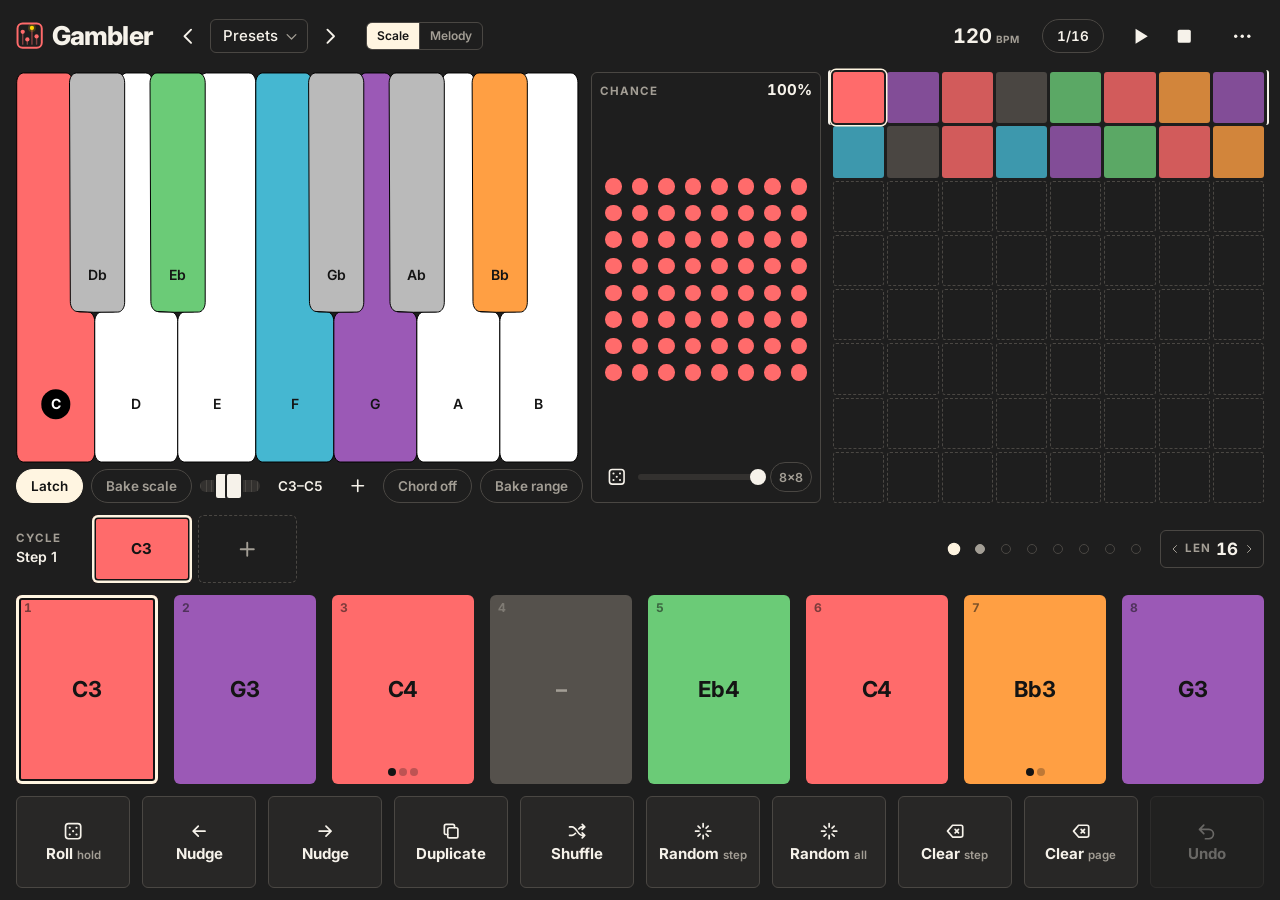
<file: web/index.html>
<!doctype html>
<html lang="en">
<head>
<meta charset="utf-8">
<meta name="viewport" content="width=device-width, initial-scale=1, viewport-fit=cover, user-scalable=no">
<title>Gambler</title>
<link rel="stylesheet" href="css/style.css">
</head>
<body>
<!--APP-->
<div id="app" class="app">

  <header class="bar">
    <div class="logo"><span data-icon="mark"></span>Gambler</div>

    <div class="preset">
      <button id="preset-prev" class="icon-btn" data-icon="chevL" data-learn="preset-prev" aria-label="Previous preset"></button>
      <button id="preset-name" class="preset-name" aria-haspopup="true"><span id="preset-label">Presets</span><span data-icon="chevDown"></span></button>
      <button id="preset-next" class="icon-btn" data-icon="chevR" data-learn="preset-next" aria-label="Next preset"></button>
    </div>

    <div id="view-seg" class="seg view-seg" role="group" aria-label="Upper view"><button data-v="scale">Scale</button><button data-v="melody">Melody</button></div>

    <div class="bar-spacer"></div>

    <button id="tempo" class="tempo" aria-label="Tempo. Drag up or down to change"><b id="tempo-val">120</b><small>BPM</small></button>
    <button id="subdiv" class="chip" data-learn="subdivision" aria-label="Step size">1/16</button>

    <div class="transport">
      <button id="play" class="icon-btn play" data-learn="play" aria-label="Play or pause"><span class="when-stopped" data-icon="play"></span><span class="when-playing" data-icon="pause"></span></button>
      <button id="stop" class="icon-btn" data-icon="stop" data-learn="stop" aria-label="Stop"></button>
    </div>

    <button id="menu-btn" class="icon-btn" data-icon="more" aria-label="More" aria-haspopup="true"></button>
  </header>

  <section class="upper">
    <div id="roll" class="roll-panel"><canvas id="roll-canvas" aria-label="Melody. Drag a note to change it, drag across steps to draw, drag the note names to scroll"></canvas></div>
    <div class="scale-panel">
      <div class="keys-wrap">
        <svg id="keys" class="keys" preserveAspectRatio="none" role="group" aria-label="Scale keys"></svg>
        <div id="key-labels" class="key-labels"></div>
      </div>
      <div class="scale-tools">
        <button id="latch" class="chip" data-learn="latch" title="On: tap keys to toggle them. Off: a key is in the scale only while held.">Latch</button>
        <button id="bake-scale" class="chip" data-learn="bake-scale" title="Write the scale into the stored notes instead of applying it while playing.">Bake scale</button>
        <div id="range" class="range" data-learn="range" role="group" aria-label="Note ranges">
          <div id="range-track" class="range-track"></div>
        </div>
        <span id="range-label" class="range-label">C3&#8211;C5</span>
        <button id="range-remove" class="icon-btn small" data-icon="close" aria-label="Remove the selected note range" hidden></button>
        <button id="range-add" class="icon-btn small" data-icon="plus" aria-label="Add a note range"></button>
        <button id="follow" class="chip" data-learn="follow" title="Let a chord played on MIDI input set the range. Span: from its lowest to its highest note. Exact: only the notes you hold.">Chord off</button>
        <button id="bake-range" class="chip" data-learn="bake-range" title="Write the range into the stored notes instead of applying it while playing.">Bake range</button>
      </div>
    </div>

    <div class="prob-panel">
      <div class="panel-head"><span class="label">Chance</span><b id="prob-val">100%</b></div>
      <div class="prob-box"><div id="prob-grid" class="prob-grid" data-learn="probability" aria-label="Chance pattern. Drag to paint cells"></div></div>
      <div class="prob-tools">
        <button id="prob-dice" class="icon-btn small" data-icon="dice" aria-label="Scatter the pattern again"></button>
        <input id="prob-slider" class="slider" type="range" min="0" max="100" step="1" value="100" aria-label="Chance that a rolled step plays">
        <button id="prob-div" class="chip small" aria-label="Pattern size">8&#215;8</button>
      </div>
    </div>

    <div class="grid-panel">
      <div id="seq-grid" class="seq-grid" aria-label="Sequence overview. Tap a row to page, drag to set length"><div class="page-frame"></div></div>
    </div>
  </section>

  <section class="lane">
    <div class="lane-title"><span class="label">Cycle</span><span id="lane-step">Step 1</span></div>
    <div id="cycle" class="cycle"></div>
    <div class="lane-right">
      <div id="pages" class="pages" aria-label="Pages"></div>
      <div id="len" class="len" role="group" aria-label="Sequence length. Drag sideways, or tap either side">
        <span data-icon="chevL"></span><span class="label">Len</span><b id="len-val">16</b><span data-icon="chevR"></span>
      </div>
    </div>
  </section>

  <section id="pads" class="pads" aria-label="Steps"></section>
  <section id="actions" class="actions" aria-label="Sequence actions"></section>
</div>

<div id="learn-banner" class="learn-banner" hidden>
  <span data-icon="learn"></span>
  <span id="learn-text">Tap a control to map it</span>
  <button id="learn-clear" class="chip" hidden>Remove mapping</button>
  <button id="learn-done" class="chip solid">Done</button>
</div>

<div id="popover" class="popover" hidden></div>

<div id="sheet" class="sheet" hidden>
  <div class="sheet-card" role="dialog" aria-label="Settings">
    <div class="sheet-head"><h2>Settings</h2><button id="sheet-close" class="icon-btn" data-icon="close" aria-label="Close settings"></button></div>
    <div class="sheet-body">
      <fieldset>
        <legend>Clock</legend>
        <div class="row"><span>Source</span><div id="set-clock" class="seg" data-param="clockMode"><button data-v="0">Internal</button><button data-v="1">Host</button><button data-v="2">MIDI clock</button></div></div>
        <div class="row"><label for="set-bpm">Tempo</label><input id="set-bpm" type="number" min="20" max="999" step="1" inputmode="numeric"></div>
        <div class="row"><span>Step size</span><div id="set-subdiv" class="seg" data-param="subdivision"><button data-v="0">1/4</button><button data-v="1">1/8</button><button data-v="2">1/16</button><button data-v="3">1/32</button></div></div>
      </fieldset>
      <fieldset>
        <legend>MIDI</legend>
        <div class="row"><label for="set-channel">Output channel</label><select id="set-channel"></select></div>
        <div class="row"><label for="set-notelen">Note length <b id="set-notelen-val"></b></label><input id="set-notelen" class="slider" type="range" min="10" max="200" step="5"></div>
        <div class="row"><label for="set-preview">Play notes while editing</label><input id="set-preview" class="switch" type="checkbox"></div>
        <div class="row"><label for="set-follow">Follow the playhead</label><input id="set-follow" class="switch" type="checkbox"></div>
        <div class="row"><span>Chord on MIDI input sets the range</span><div id="set-range-follow" class="seg" data-param="rangeFollow"><button data-v="0">Off</button><button data-v="1">Span</button><button data-v="2">Exact</button></div></div>
      </fieldset>
      <fieldset>
        <legend>Note colours</legend>
        <div id="set-colours" class="colours"></div>
        <div class="row"><span></span><button id="set-colours-reset" class="chip">Reset colours</button></div>
      </fieldset>
    </div>
  </div>
</div>

<div id="toast" class="toast" role="status" hidden></div>
<!--/APP-->
<script src="js/icons.js"></script>
<script src="js/mock-engine.js"></script>
<script src="js/bridge.js"></script>
<script src="js/app.js"></script>
</body>
</html>
</file>
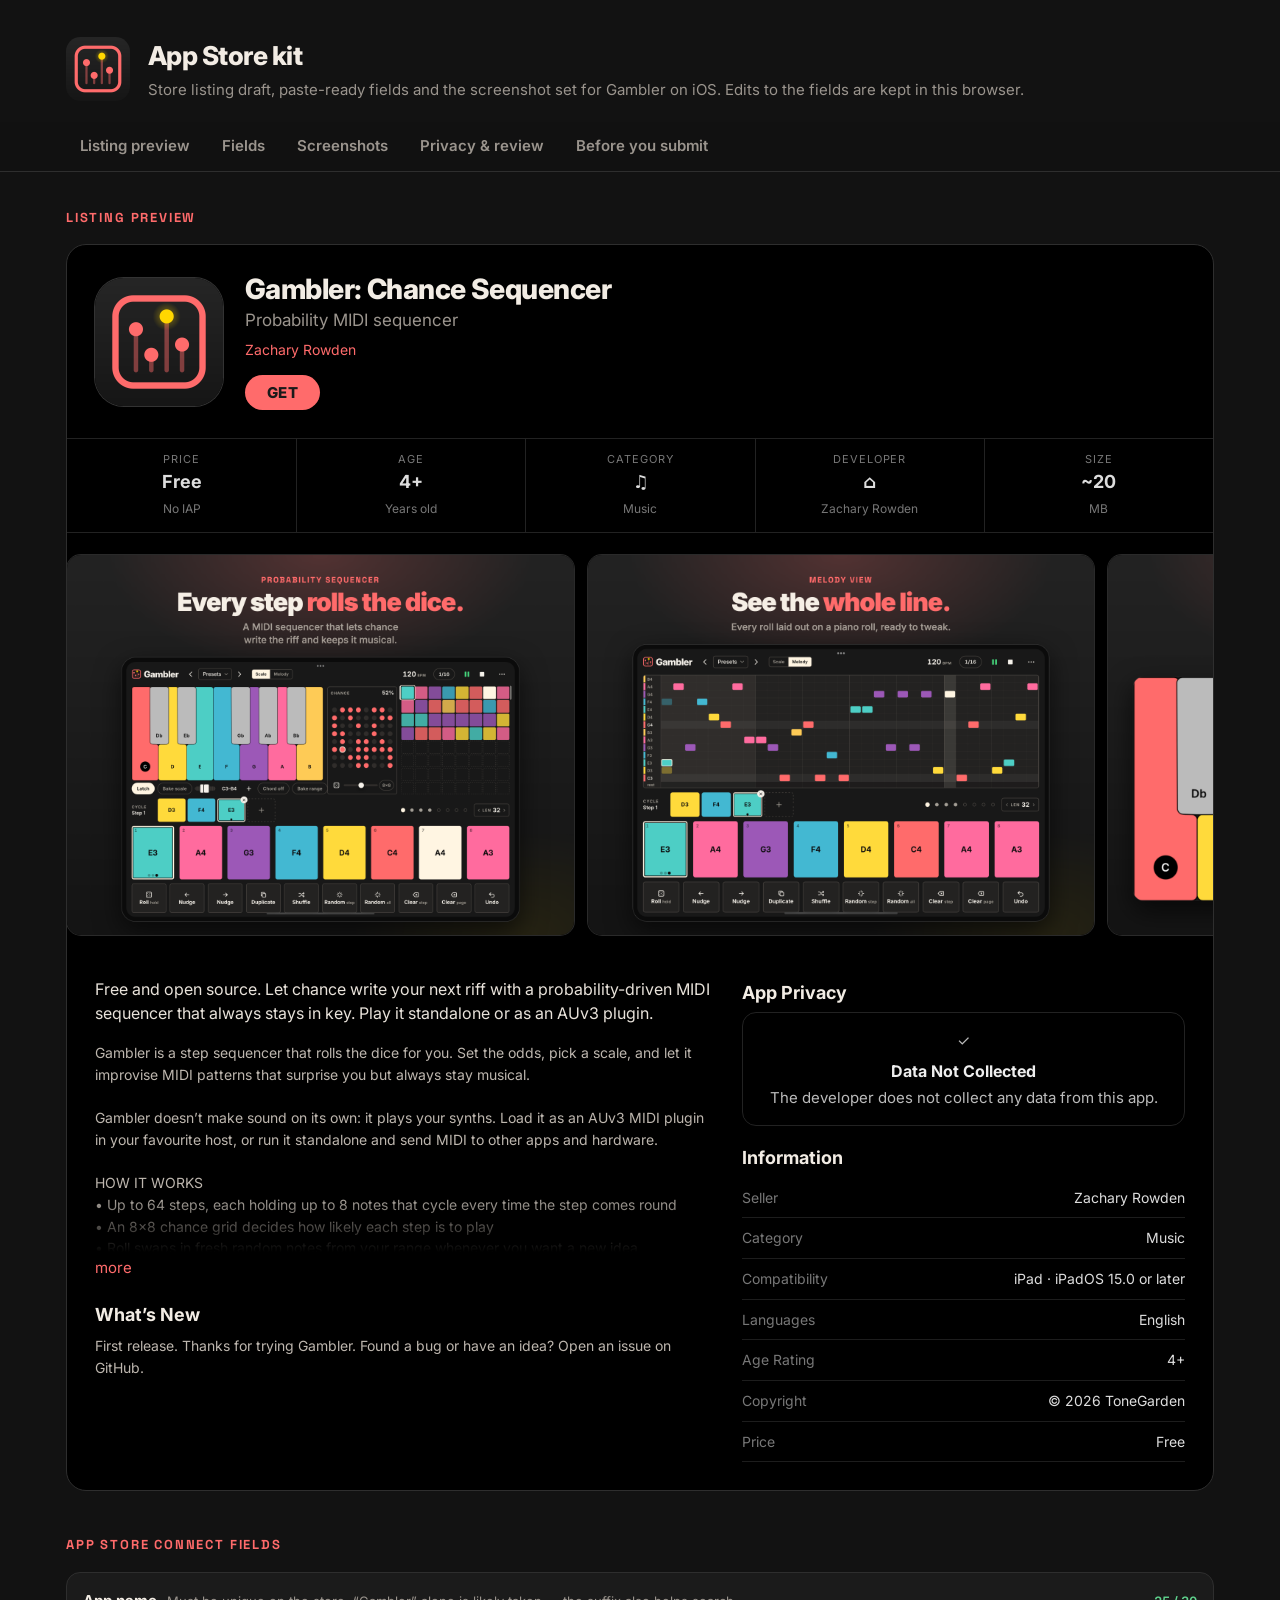
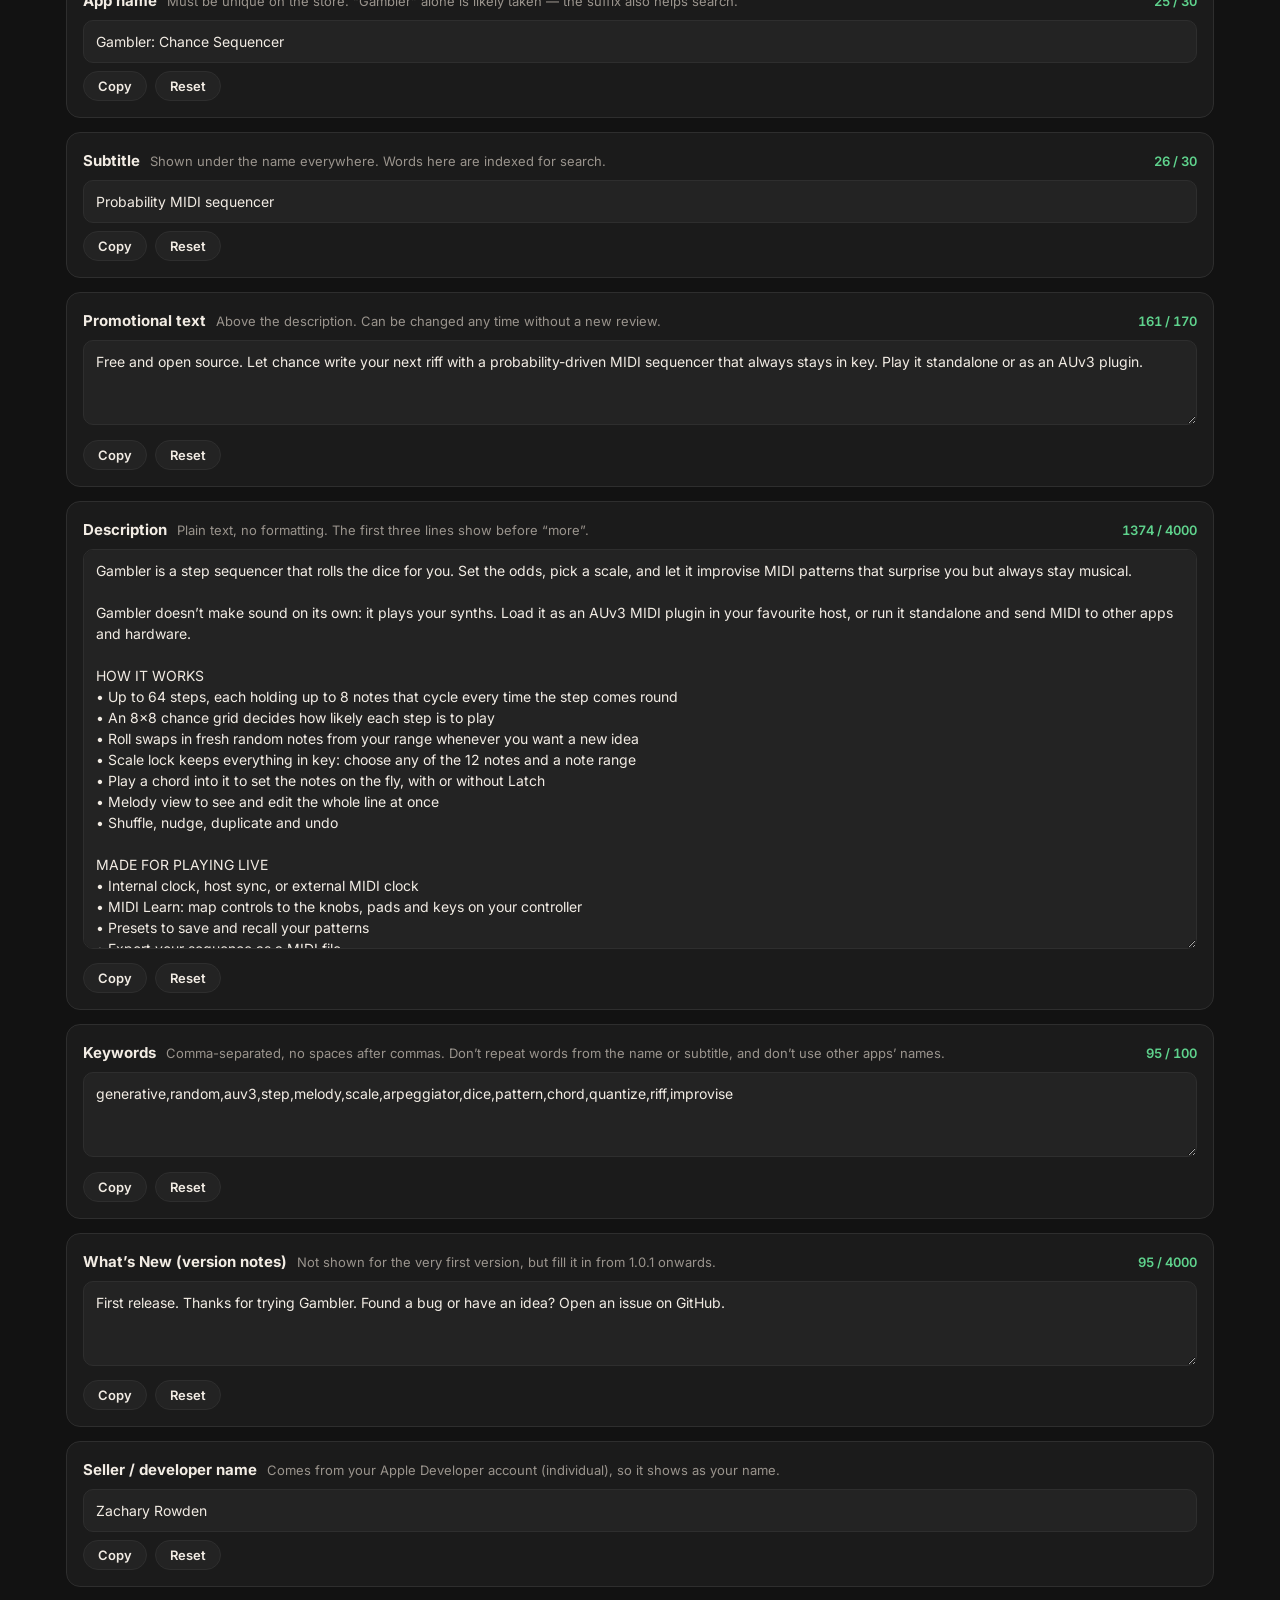
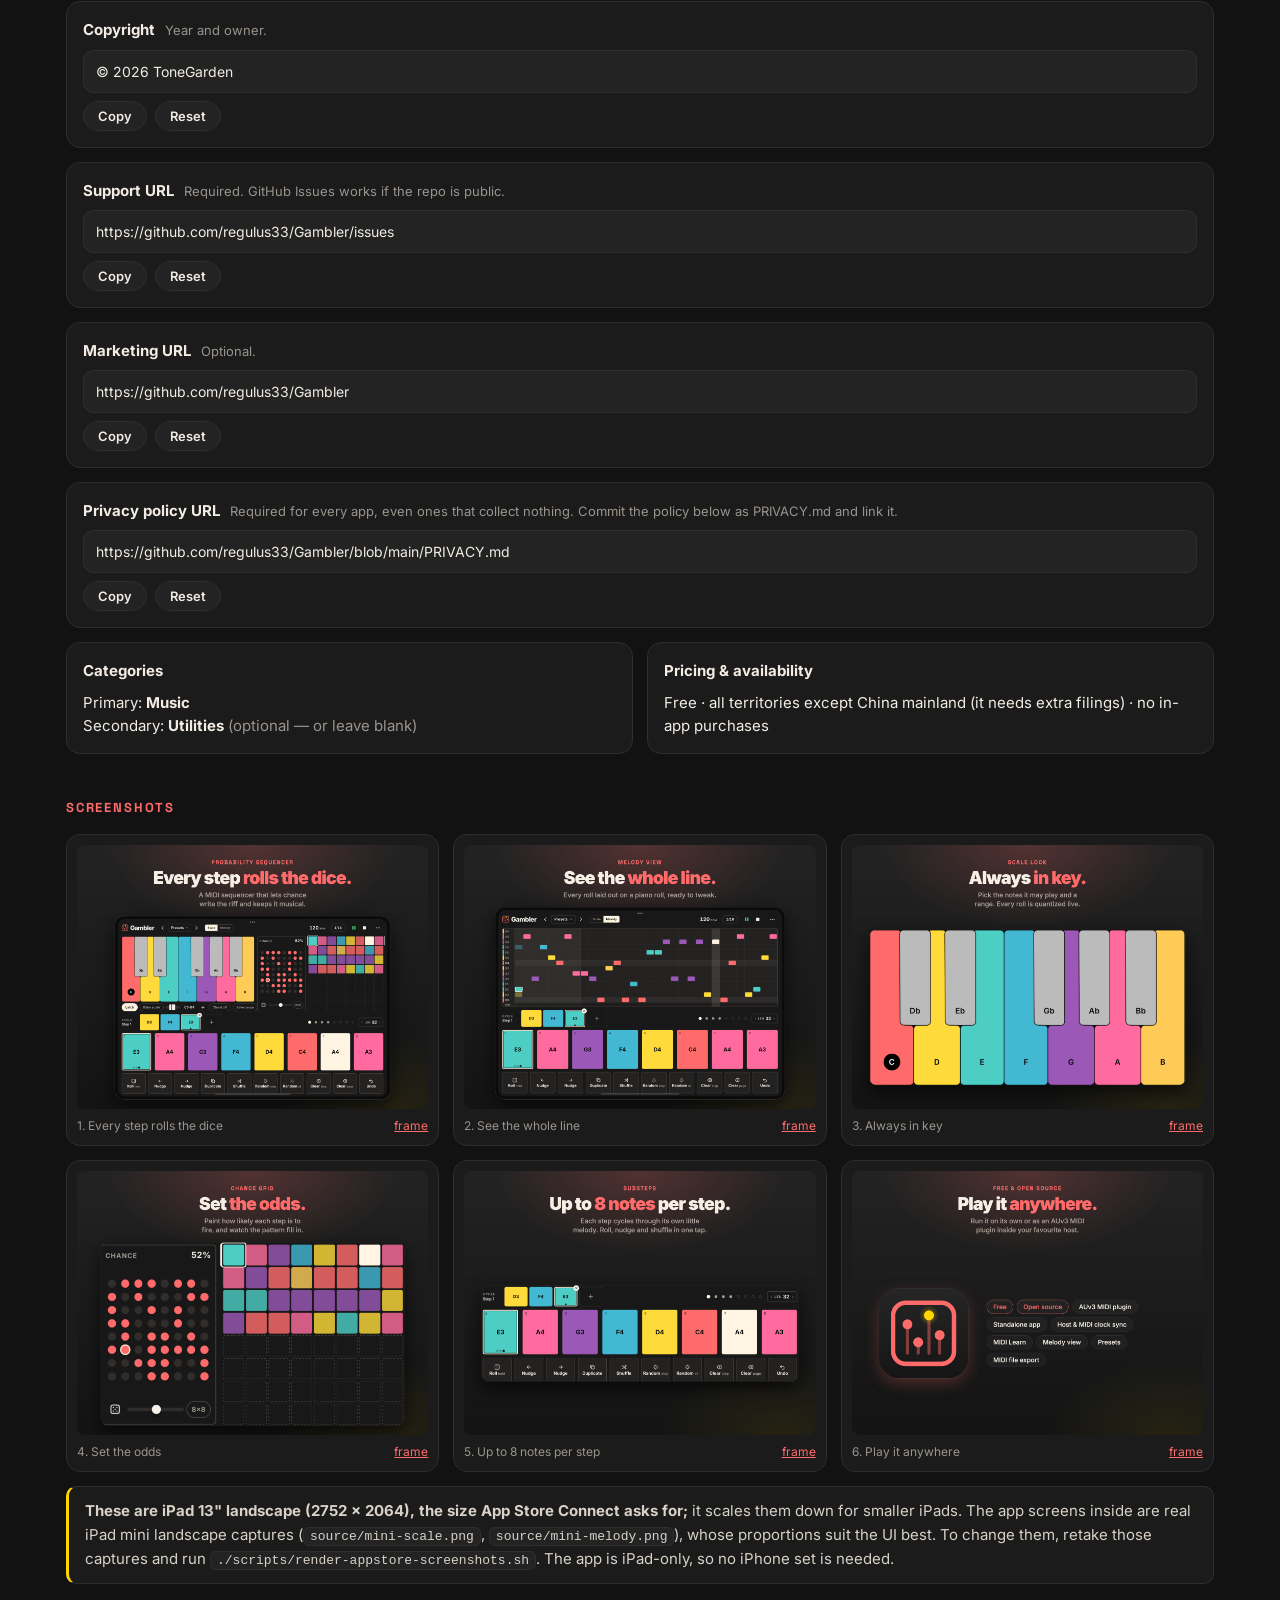
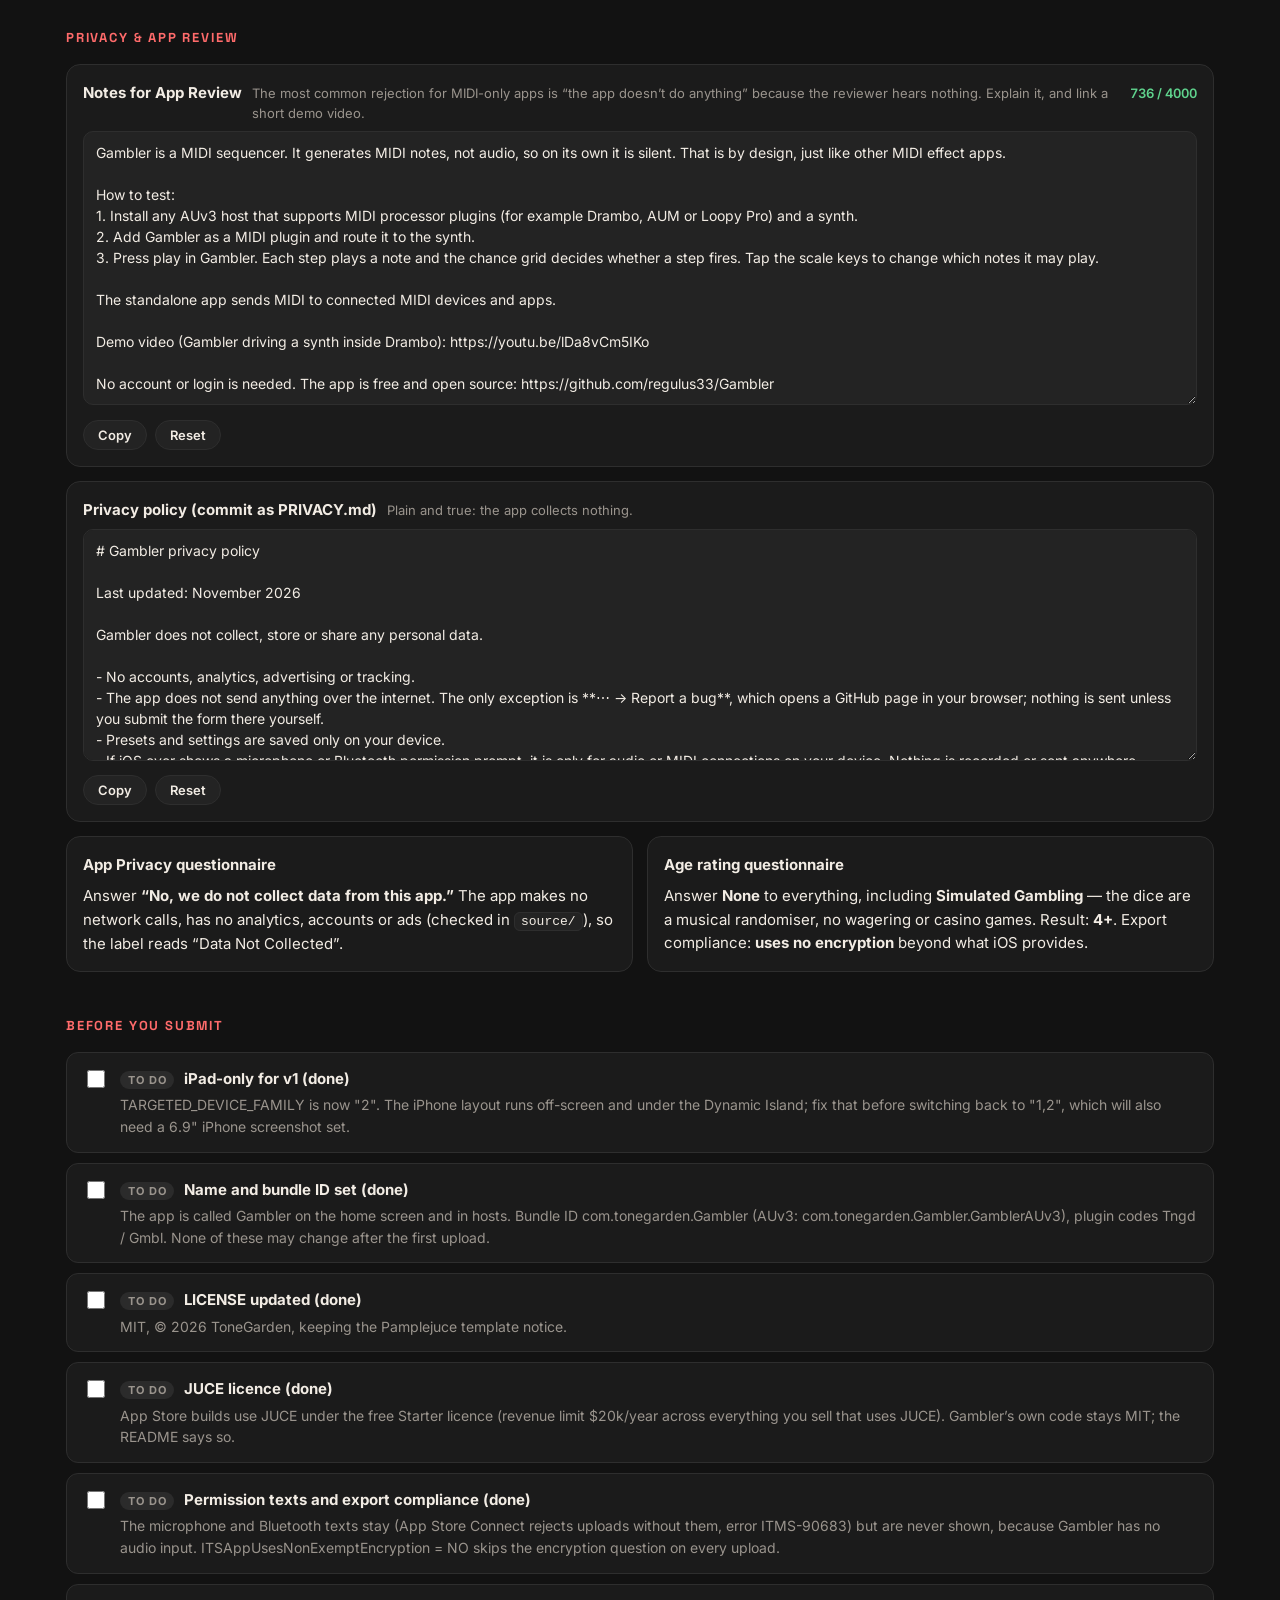
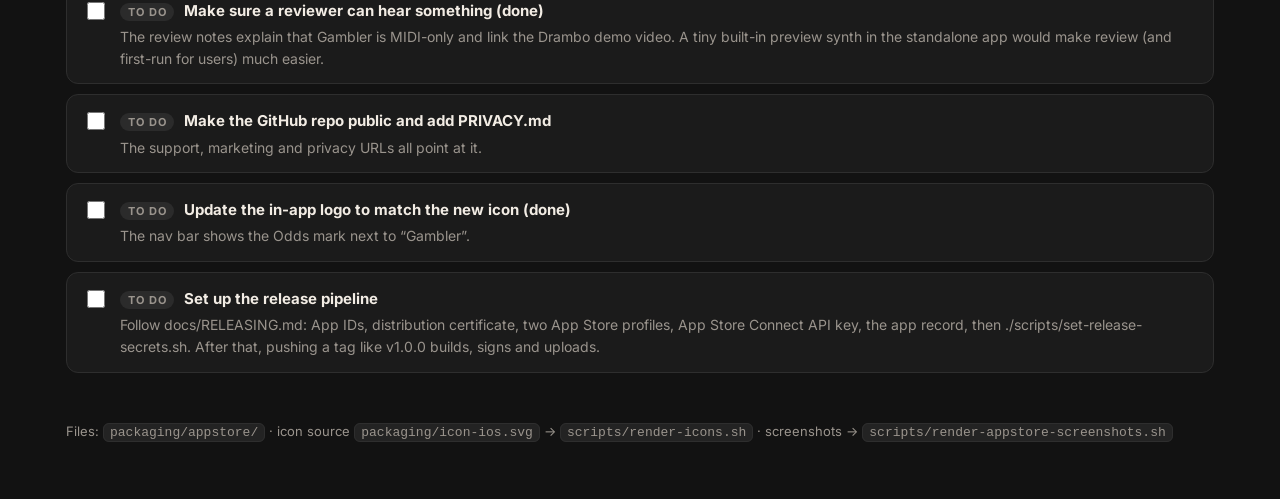
<file: packaging/appstore/index.html>
<!doctype html>
<html lang="en">
<head>
<meta charset="utf-8">
<meta name="viewport" content="width=device-width, initial-scale=1">
<title>Gambler App Store Kit</title>
<link href="https://fonts.googleapis.com/css2?family=Inter:wght@400;500;600;800;900&family=Space+Grotesk:wght@700&display=swap" rel="stylesheet">
<style>
  :root {
    --bg: #121212; --card: #1b1b1b; --raised: #232323; --line: #2e2e2e;
    --text: #f2ece4; --muted: #9a948d; --coral: #FF6B6B; --gold: #FFD700; --ok: #5fd38d; --warn: #ffb44d;
  }
  * { box-sizing: border-box; }
  body { margin: 0; background: var(--bg); color: var(--text); font: 15px/1.55 Inter, system-ui, sans-serif; }
  a { color: var(--coral); }
  .wrap { max-width: 1180px; margin: 0 auto; padding: 0 16px; }
  header.top { padding: 36px 0 20px; display: flex; gap: 18px; align-items: center; }
  header.top img { width: 64px; height: 64px; border-radius: 22.5%; }
  header.top h1 { margin: 0; font-size: 26px; font-weight: 800; letter-spacing: -0.02em; }
  header.top p { margin: 2px 0 0; color: var(--muted); }
  nav.tabs { position: sticky; top: 0; z-index: 5; background: color-mix(in srgb, var(--bg) 92%, transparent); backdrop-filter: blur(8px); border-bottom: 1px solid var(--line); }
  nav.tabs .wrap { display: flex; gap: 4px; overflow-x: auto; }
  nav.tabs a { color: var(--muted); text-decoration: none; padding: 12px 14px; font-weight: 600; white-space: nowrap; border-bottom: 2px solid transparent; }
  nav.tabs a:hover { color: var(--text); }
  section { padding: 36px 0 8px; }
  section > h2 { font-size: 13px; letter-spacing: .14em; text-transform: uppercase; color: var(--coral); font-family: 'Space Grotesk', sans-serif; margin: 0 0 16px; }

  /* ---------- store listing preview ---------- */
  .listing { background: #000; border-radius: 20px; border: 1px solid var(--line); overflow: hidden; }
  .lhead { display: flex; gap: 22px; padding: 28px; align-items: center; flex-wrap: wrap; }
  .lhead img { width: 128px; height: 128px; border-radius: 22.5%; box-shadow: 0 0 0 1px #333; }
  .lhead .t { flex: 1; min-width: 220px; }
  .lhead h3 { margin: 0; font-size: 28px; font-weight: 800; letter-spacing: -0.02em; line-height: 1.15; }
  .lhead .subt { color: var(--muted); font-size: 17px; margin-top: 2px; }
  .lhead .dev { color: var(--coral); font-size: 14px; margin-top: 6px; }
  .get { margin-top: 14px; display: inline-block; background: var(--coral); color: #1a1a1a; font-weight: 800; border-radius: 999px; padding: 6px 22px; letter-spacing: .02em; }
  .facts { display: grid; grid-template-columns: repeat(5, 1fr); border-top: 1px solid #222; border-bottom: 1px solid #222; }
  .facts div { padding: 12px 8px; text-align: center; border-left: 1px solid #222; }
  .facts div:first-child { border-left: 0; }
  .facts small { display: block; color: #777; font-size: 11px; text-transform: uppercase; letter-spacing: .08em; }
  .facts b { display: block; font-size: 18px; color: #ddd; }
  .facts span { color: #777; font-size: 12px; }
  .shots { display: flex; gap: 14px; overflow-x: auto; padding: 22px 28px; scroll-snap-type: x mandatory; }
  .shots img { height: 380px; border-radius: 14px; scroll-snap-align: start; box-shadow: 0 0 0 1px #2a2a2a; flex: none; }
  .lbody { padding: 4px 28px 28px; display: grid; grid-template-columns: 1.4fr 1fr; gap: 28px; }
  .lbody h4 { margin: 18px 0 6px; font-size: 18px; }
  .promo { font-size: 16px; color: #e8e2da; }
  .desc { white-space: pre-line; color: #bdb6ae; font-size: 14px; max-height: 210px; overflow: hidden; position: relative; }
  .desc.open { max-height: none; }
  .desc:not(.open)::after { content: ''; position: absolute; inset: auto 0 0; height: 60px; background: linear-gradient(transparent, #000); }
  .more { background: none; border: 0; color: var(--coral); font: inherit; padding: 4px 0; cursor: pointer; }
  .privacy { border: 1px solid #222; border-radius: 14px; padding: 16px; text-align: center; color: #bbb; }
  .privacy b { display: block; color: #eee; font-size: 16px; margin: 6px 0 2px; }
  .info { width: 100%; border-collapse: collapse; font-size: 14px; }
  .info td { padding: 9px 0; border-bottom: 1px solid #1d1d1d; }
  .info td:first-child { color: #777; }
  .info td:last-child { text-align: right; color: #ddd; }

  /* ---------- fields ---------- */
  .fields { display: grid; gap: 14px; }
  .field { background: var(--card); border: 1px solid var(--line); border-radius: 14px; padding: 16px; }
  .fhead { display: flex; align-items: baseline; gap: 10px; flex-wrap: wrap; margin-bottom: 8px; }
  .fhead b { font-size: 15px; }
  .fhead .hint { color: var(--muted); font-size: 13px; flex: 1; min-width: 200px; }
  .count { font-variant-numeric: tabular-nums; font-size: 13px; color: var(--ok); font-weight: 600; }
  .count.over { color: var(--coral); }
  textarea, input.v {
    width: 100%; background: var(--raised); color: var(--text); border: 1px solid var(--line); border-radius: 10px;
    padding: 10px 12px; font: 14px/1.5 Inter, sans-serif; resize: vertical;
  }
  textarea:focus, input.v:focus { outline: 2px solid var(--coral); outline-offset: -1px; }
  .factions { display: flex; gap: 8px; margin-top: 8px; }
  .btn { background: var(--raised); color: var(--text); border: 1px solid var(--line); border-radius: 999px; padding: 6px 14px; font: 600 13px Inter, sans-serif; cursor: pointer; }
  .btn:hover { border-color: var(--coral); }
  .btn.done { border-color: var(--ok); color: var(--ok); }
  .two { display: grid; grid-template-columns: 1fr 1fr; gap: 14px; }

  /* ---------- screenshots ---------- */
  .gallery { display: grid; grid-template-columns: repeat(auto-fill, minmax(300px, 1fr)); gap: 14px; }
  .gallery figure { margin: 0; background: var(--card); border: 1px solid var(--line); border-radius: 14px; padding: 10px; }
  .gallery img { width: 100%; border-radius: 8px; display: block; }
  .gallery figcaption { font-size: 12px; color: var(--muted); margin-top: 8px; display: flex; justify-content: space-between; }
  .note { background: var(--card); border: 1px solid var(--line); border-left: 3px solid var(--gold); border-radius: 10px; padding: 12px 16px; color: #d8d1c8; margin-top: 14px; }
  code { background: var(--raised); border: 1px solid var(--line); border-radius: 6px; padding: 1px 6px; font-size: 13px; }

  /* ---------- checklist ---------- */
  .checks { display: grid; gap: 10px; }
  .check { display: flex; gap: 12px; align-items: flex-start; background: var(--card); border: 1px solid var(--line); border-radius: 12px; padding: 14px 16px; }
  .check input { width: 18px; height: 18px; margin-top: 3px; accent-color: var(--coral); flex: none; }
  .check .tag { font-size: 11px; font-weight: 700; letter-spacing: .08em; text-transform: uppercase; border-radius: 999px; padding: 2px 8px; margin-right: 6px; }
  .tag.block { background: rgba(255,107,107,.15); color: var(--coral); }
  .tag.risk { background: rgba(255,180,77,.15); color: var(--warn); }
  .tag.todo { background: rgba(255,255,255,.07); color: var(--muted); }
  .check p { margin: 4px 0 0; color: var(--muted); font-size: 14px; }
  .check.done > div { opacity: .5; }
  footer { color: var(--muted); font-size: 13px; padding: 40px 0 60px; }

  @media (max-width: 760px) {
    .lbody, .two { grid-template-columns: 1fr; }
    .facts { grid-template-columns: repeat(3, 1fr); }
    .facts div:nth-child(n+4) { display: none; }
    .shots img { height: 220px; }
  }
</style>
</head>
<body>
<div class="wrap">
  <header class="top">
    <img src="source/icon.png" alt="Gambler icon">
    <div>
      <h1>App Store kit</h1>
      <p>Store listing draft, paste-ready fields and the screenshot set for Gambler on iOS. Edits to the fields are kept in this browser.</p>
    </div>
  </header>
</div>
<nav class="tabs"><div class="wrap">
  <a href="#preview">Listing preview</a><a href="#fields">Fields</a><a href="#screenshots">Screenshots</a><a href="#review">Privacy &amp; review</a><a href="#checklist">Before you submit</a>
</div></nav>

<main class="wrap">
  <!-- ======================================================= PREVIEW -->
  <section id="preview">
    <h2>Listing preview</h2>
    <div class="listing">
      <div class="lhead">
        <img src="source/icon.png" alt="">
        <div class="t">
          <h3 data-bind="name"></h3>
          <div class="subt" data-bind="subtitle"></div>
          <div class="dev" data-bind="seller"></div>
          <span class="get">GET</span>
        </div>
      </div>
      <div class="facts">
        <div><small>Price</small><b>Free</b><span>No IAP</span></div>
        <div><small>Age</small><b>4+</b><span>Years old</span></div>
        <div><small>Category</small><b>♫</b><span>Music</span></div>
        <div><small>Developer</small><b>⌂</b><span data-bind="seller"></span></div>
        <div><small>Size</small><b>~20</b><span>MB</span></div>
      </div>
      <div class="shots" id="shots"></div>
      <div class="lbody">
        <div>
          <p class="promo" data-bind="promo"></p>
          <div class="desc" id="desc" data-bind="description"></div>
          <button class="more" id="more">more</button>
          <h4>What’s New</h4>
          <div class="desc open" data-bind="whatsnew" style="max-height:none"></div>
        </div>
        <div>
          <h4>App Privacy</h4>
          <div class="privacy">✓<b>Data Not Collected</b>The developer does not collect any data from this app.</div>
          <h4>Information</h4>
          <table class="info">
            <tr><td>Seller</td><td data-bind="seller"></td></tr>
            <tr><td>Category</td><td>Music</td></tr>
            <tr><td>Compatibility</td><td>iPad · iPadOS 15.0 or later</td></tr>
            <tr><td>Languages</td><td>English</td></tr>
            <tr><td>Age Rating</td><td>4+</td></tr>
            <tr><td>Copyright</td><td data-bind="copyright"></td></tr>
            <tr><td>Price</td><td>Free</td></tr>
          </table>
        </div>
      </div>
    </div>
  </section>

  <!-- ======================================================= FIELDS -->
  <section id="fields">
    <h2>App Store Connect fields</h2>
    <div class="fields" id="fieldlist"></div>
    <div class="two" style="margin-top:14px">
      <div class="field">
        <div class="fhead"><b>Categories</b></div>
        Primary: <b>Music</b><br>Secondary: <b>Utilities</b> <span style="color:var(--muted)">(optional — or leave blank)</span>
      </div>
      <div class="field">
        <div class="fhead"><b>Pricing &amp; availability</b></div>
        Free · all territories except China mainland (it needs extra filings) · no in-app purchases
      </div>
    </div>
  </section>

  <!-- ======================================================= SCREENSHOTS -->
  <section id="screenshots">
    <h2>Screenshots</h2>
    <div class="gallery" id="gallery"></div>
    <div class="note">
      <b>These are iPad 13" landscape (2752 × 2064), the size App Store Connect asks for;</b> it scales them down for smaller iPads.
      The app screens inside are real iPad mini landscape captures (<code>source/mini-scale.png</code>, <code>source/mini-melody.png</code>),
      whose proportions suit the UI best. To change them, retake those captures and run <code>./scripts/render-appstore-screenshots.sh</code>.
      The app is iPad-only, so no iPhone set is needed.
    </div>
  </section>

  <!-- ======================================================= PRIVACY & REVIEW -->
  <section id="review">
    <h2>Privacy &amp; App Review</h2>
    <div class="fields" id="reviewlist"></div>
    <div class="two" style="margin-top:14px">
      <div class="field">
        <div class="fhead"><b>App Privacy questionnaire</b></div>
        Answer <b>“No, we do not collect data from this app.”</b> The app makes no network calls, has no analytics, accounts or ads (checked in <code>source/</code>), so the label reads “Data Not Collected”.
      </div>
      <div class="field">
        <div class="fhead"><b>Age rating questionnaire</b></div>
        Answer <b>None</b> to everything, including <b>Simulated Gambling</b> — the dice are a musical randomiser, no wagering or casino games. Result: <b>4+</b>.
        Export compliance: <b>uses no encryption</b> beyond what iOS provides.
      </div>
    </div>
  </section>

  <!-- ======================================================= CHECKLIST -->
  <section id="checklist">
    <h2>Before you submit</h2>
    <div class="checks" id="checks"></div>
  </section>

  <footer>Files: <code>packaging/appstore/</code> · icon source <code>packaging/icon-ios.svg</code> → <code>scripts/render-icons.sh</code> · screenshots → <code>scripts/render-appstore-screenshots.sh</code></footer>
</main>

<script>
const REPO = 'https://github.com/regulus33/Gambler';

const FIELDS = [
  { id: 'name', label: 'App name', limit: 30, hint: 'Must be unique on the store. “Gambler” alone is likely taken — the suffix also helps search.',
    value: 'Gambler: Chance Sequencer' },
  { id: 'subtitle', label: 'Subtitle', limit: 30, hint: 'Shown under the name everywhere. Words here are indexed for search.',
    value: 'Probability MIDI sequencer' },
  { id: 'promo', label: 'Promotional text', limit: 170, hint: 'Above the description. Can be changed any time without a new review.',
    value: 'Free and open source. Let chance write your next riff with a probability-driven MIDI sequencer that always stays in key. Play it standalone or as an AUv3 plugin.' },
  { id: 'description', label: 'Description', limit: 4000, rows: 18, hint: 'Plain text, no formatting. The first three lines show before “more”.',
    value:
`Gambler is a step sequencer that rolls the dice for you. Set the odds, pick a scale, and let it improvise MIDI patterns that surprise you but always stay musical.

Gambler doesn’t make sound on its own: it plays your synths. Load it as an AUv3 MIDI plugin in your favourite host, or run it standalone and send MIDI to other apps and hardware.

HOW IT WORKS
• Up to 64 steps, each holding up to 8 notes that cycle every time the step comes round
• An 8×8 chance grid decides how likely each step is to play
• Roll swaps in fresh random notes from your range whenever you want a new idea
• Scale lock keeps everything in key: choose any of the 12 notes and a note range
• Play a chord into it to set the notes on the fly, with or without Latch
• Melody view to see and edit the whole line at once
• Shuffle, nudge, duplicate and undo

MADE FOR PLAYING LIVE
• Internal clock, host sync, or external MIDI clock
• MIDI Learn: map controls to the knobs, pads and keys on your controller
• Presets to save and recall your patterns
• Export your sequence as a MIDI file

FREE AND OPEN SOURCE
No ads, no in-app purchases, no account, no tracking. The full source code is on GitHub: ${REPO}

FOUND A BUG? HAVE AN IDEA?
Gambler is actively developed and every report helps. Tap ⋯ → Report a bug in the app, or open an issue on GitHub, and I’ll take a look.` },
  { id: 'keywords', label: 'Keywords', limit: 100, hint: 'Comma-separated, no spaces after commas. Don’t repeat words from the name or subtitle, and don’t use other apps’ names.',
    value: 'generative,random,auv3,step,melody,scale,arpeggiator,dice,pattern,chord,quantize,riff,improvise' },
  { id: 'whatsnew', label: 'What’s New (version notes)', limit: 4000, rows: 3, hint: 'Not shown for the very first version, but fill it in from 1.0.1 onwards.',
    value: 'First release. Thanks for trying Gambler. Found a bug or have an idea? Open an issue on GitHub.' },
  { id: 'seller', label: 'Seller / developer name', limit: 0, hint: 'Comes from your Apple Developer account (individual), so it shows as your name.',
    value: 'Zachary Rowden' },
  { id: 'copyright', label: 'Copyright', limit: 0, hint: 'Year and owner.', value: '© 2026 ToneGarden' },
  { id: 'support', label: 'Support URL', limit: 0, hint: 'Required. GitHub Issues works if the repo is public.', value: REPO + '/issues' },
  { id: 'marketing', label: 'Marketing URL', limit: 0, hint: 'Optional.', value: REPO },
  { id: 'privacyurl', label: 'Privacy policy URL', limit: 0, hint: 'Required for every app, even ones that collect nothing. Commit the policy below as PRIVACY.md and link it.',
    value: REPO + '/blob/main/PRIVACY.md' },
];

const REVIEW = [
  { id: 'reviewnotes', label: 'Notes for App Review', limit: 4000, rows: 12,
    hint: 'The most common rejection for MIDI-only apps is “the app doesn’t do anything” because the reviewer hears nothing. Explain it, and link a short demo video.',
    value:
`Gambler is a MIDI sequencer. It generates MIDI notes, not audio, so on its own it is silent. That is by design, just like other MIDI effect apps.

How to test:
1. Install any AUv3 host that supports MIDI processor plugins (for example Drambo, AUM or Loopy Pro) and a synth.
2. Add Gambler as a MIDI plugin and route it to the synth.
3. Press play in Gambler. Each step plays a note and the chance grid decides whether a step fires. Tap the scale keys to change which notes it may play.

The standalone app sends MIDI to connected MIDI devices and apps.

Demo video (Gambler driving a synth inside Drambo): https://youtu.be/lDa8vCm5IKo

No account or login is needed. The app is free and open source: ${REPO}` },
  { id: 'privacypolicy', label: 'Privacy policy (commit as PRIVACY.md)', limit: 0, rows: 10, hint: 'Plain and true: the app collects nothing.',
    value:
`# Gambler privacy policy

Last updated: November 2026

Gambler does not collect, store or share any personal data.

- No accounts, analytics, advertising or tracking.
- The app does not send anything over the internet. The only exception is **⋯ → Report a bug**, which opens a GitHub page in your browser; nothing is sent unless you submit the form there yourself.
- Presets and settings are saved only on your device.
- If iOS ever shows a microphone or Bluetooth permission prompt, it is only for audio or MIDI connections on your device. Nothing is recorded or sent anywhere.

Questions: open an issue at ${REPO}/issues` },
];

const CHECKS = [
  { tag: 'todo', title: 'iPad-only for v1 (done)',
    body: 'TARGETED_DEVICE_FAMILY is now "2". The iPhone layout runs off-screen and under the Dynamic Island; fix that before switching back to "1,2", which will also need a 6.9" iPhone screenshot set.' },
  { tag: 'todo', title: 'Name and bundle ID set (done)',
    body: 'The app is called Gambler on the home screen and in hosts. Bundle ID com.tonegarden.Gambler (AUv3: com.tonegarden.Gambler.GamblerAUv3), plugin codes Tngd / Gmbl. None of these may change after the first upload.' },
  { tag: 'todo', title: 'LICENSE updated (done)',
    body: 'MIT, © 2026 ToneGarden, keeping the Pamplejuce template notice.' },
  { tag: 'todo', title: 'JUCE licence (done)',
    body: 'App Store builds use JUCE under the free Starter licence (revenue limit $20k/year across everything you sell that uses JUCE). Gambler’s own code stays MIT; the README says so.' },
  { tag: 'todo', title: 'Permission texts and export compliance (done)',
    body: 'The microphone and Bluetooth texts stay (App Store Connect rejects uploads without them, error ITMS-90683) but are never shown, because Gambler has no audio input. ITSAppUsesNonExemptEncryption = NO skips the encryption question on every upload.' },
  { tag: 'todo', title: 'Make sure a reviewer can hear something (done)',
    body: 'The review notes explain that Gambler is MIDI-only and link the Drambo demo video. A tiny built-in preview synth in the standalone app would make review (and first-run for users) much easier.' },
  { tag: 'todo', title: 'Make the GitHub repo public and add PRIVACY.md', body: 'The support, marketing and privacy URLs all point at it.' },
  { tag: 'todo', title: 'Update the in-app logo to match the new icon (done)', body: 'The nav bar shows the Odds mark next to “Gambler”.' },
  { tag: 'todo', title: 'Set up the release pipeline', body: 'Follow docs/RELEASING.md: App IDs, distribution certificate, two App Store profiles, App Store Connect API key, the app record, then ./scripts/set-release-secrets.sh. After that, pushing a tag like v1.0.0 builds, signs and uploads.' },
];

// ---- state (per-browser convenience only) ----
const store = {
  get(k) { try { return localStorage.getItem('gambler.kit.' + k); } catch (e) { return null; } },
  set(k, v) { try { localStorage.setItem('gambler.kit.' + k, v); } catch (e) {} },
};
const values = {};
[...FIELDS, ...REVIEW].forEach(f => values[f.id] = store.get(f.id) ?? f.value);

function fieldHTML(f) {
  const multi = f.rows || f.limit > 30;
  const input = multi
    ? `<textarea rows="${f.rows || 3}" data-id="${f.id}"></textarea>`
    : `<input class="v" data-id="${f.id}">`;
  return `<div class="field">
    <div class="fhead"><b>${f.label}</b><span class="hint">${f.hint || ''}</span>
      ${f.limit ? `<span class="count" data-count="${f.id}"></span>` : ''}</div>
    ${input}
    <div class="factions"><button class="btn" data-copy="${f.id}">Copy</button>
      <button class="btn" data-reset="${f.id}">Reset</button></div>
  </div>`;
}
document.getElementById('fieldlist').innerHTML = FIELDS.map(fieldHTML).join('');
document.getElementById('reviewlist').innerHTML = REVIEW.map(fieldHTML).join('');

const all = Object.fromEntries([...FIELDS, ...REVIEW].map(f => [f.id, f]));
function refresh(id) {
  const f = all[id], v = values[id];
  const c = document.querySelector(`[data-count="${id}"]`);
  if (c) { c.textContent = `${[...v].length} / ${f.limit}`; c.classList.toggle('over', [...v].length > f.limit); }
  document.querySelectorAll(`[data-bind="${id}"]`).forEach(el => el.textContent = v);
}
document.querySelectorAll('[data-id]').forEach(el => {
  const id = el.dataset.id;
  el.value = values[id];
  el.addEventListener('input', () => { values[id] = el.value; store.set(id, el.value); refresh(id); });
  refresh(id);
});
document.addEventListener('click', e => {
  const copy = e.target.closest('[data-copy]'), reset = e.target.closest('[data-reset]');
  if (copy) {
    navigator.clipboard.writeText(values[copy.dataset.copy]).then(() => {
      copy.textContent = 'Copied'; copy.classList.add('done');
      setTimeout(() => { copy.textContent = 'Copy'; copy.classList.remove('done'); }, 1200);
    });
  }
  if (reset) {
    const id = reset.dataset.reset; values[id] = all[id].value; store.set(id, values[id]);
    document.querySelector(`[data-id="${id}"]`).value = values[id]; refresh(id);
  }
});
document.getElementById('more').onclick = e => {
  const d = document.getElementById('desc'); d.classList.toggle('open');
  e.target.textContent = d.classList.contains('open') ? 'less' : 'more';
};

// ---- screenshots ----
const SHOTS = ['Every step rolls the dice', 'See the whole line', 'Always in key', 'Set the odds', 'Up to 8 notes per step', 'Play it anywhere'];
const bust = '?v=' + Date.now();
document.getElementById('shots').innerHTML = SHOTS.map((t, i) => `<img src="screenshots/ipad-${i + 1}.png${bust}" alt="${t}">`).join('');
document.getElementById('gallery').innerHTML = SHOTS.map((t, i) => `<figure>
  <a href="screenshots/ipad-${i + 1}.png" download><img src="screenshots/ipad-${i + 1}.png${bust}" alt="${t}"></a>
  <figcaption><span>${i + 1}. ${t}</span><a href="frame.html?n=${i + 1}" target="_blank">frame</a></figcaption></figure>`).join('');

// ---- checklist ----
document.getElementById('checks').innerHTML = CHECKS.map((c, i) => `<label class="check" data-i="${i}">
  <input type="checkbox" data-check="${i}"><div><span class="tag ${c.tag}">${{ block: 'Blocker', risk: 'Review risk', todo: 'To do' }[c.tag]}</span>
  <b>${c.title}</b><p>${c.body}</p></div></label>`).join('');
document.querySelectorAll('[data-check]').forEach(cb => {
  const i = cb.dataset.check;
  cb.checked = store.get('check.' + i) === '1';
  cb.closest('.check').classList.toggle('done', cb.checked);
  cb.addEventListener('change', () => { store.set('check.' + i, cb.checked ? '1' : '0'); cb.closest('.check').classList.toggle('done', cb.checked); });
});
</script>
</body>
</html>
</file>
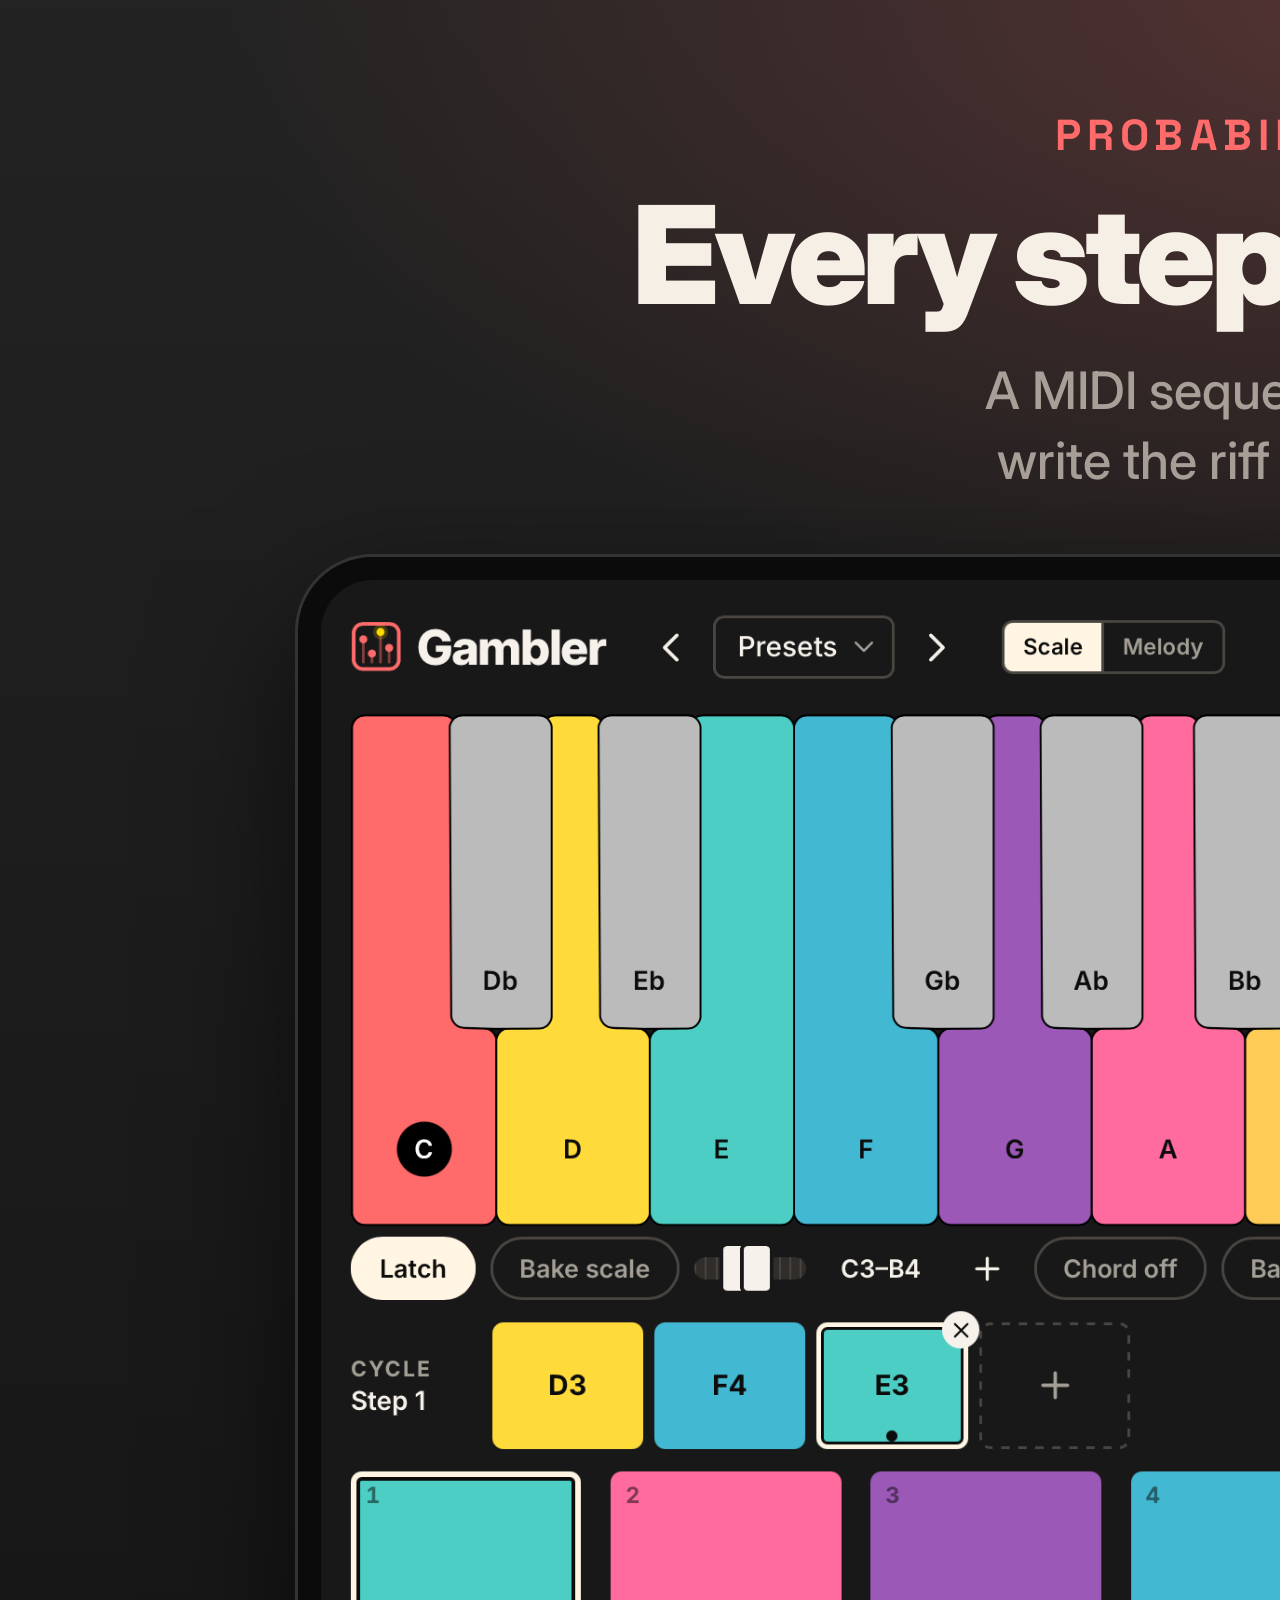
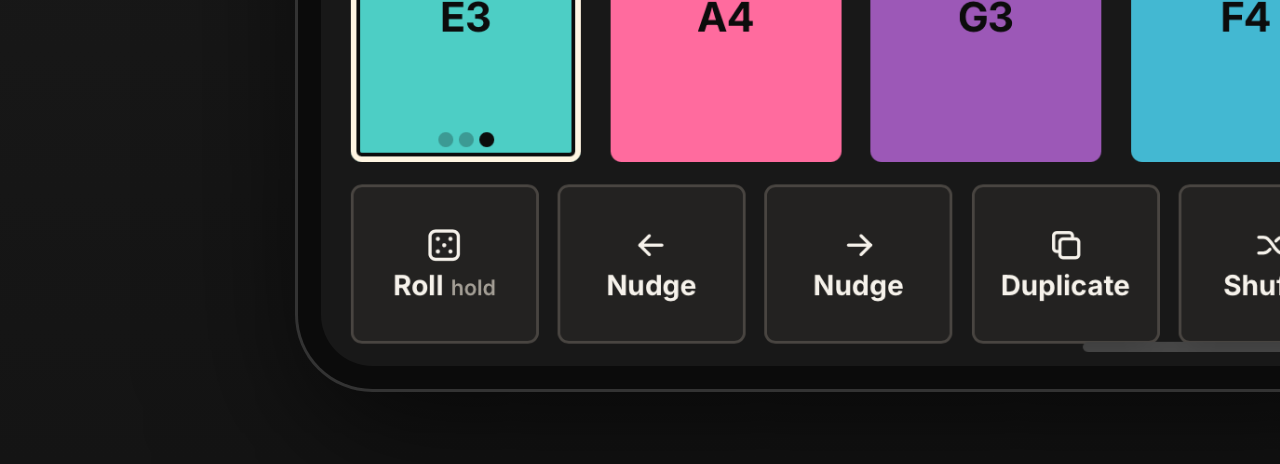
<file: packaging/appstore/frame.html>
<!doctype html>
<html lang="en">
<head>
<meta charset="utf-8">
<meta name="viewport" content="width=device-width, initial-scale=1">
<title>Gambler Screenshot Frame</title>
<link href="https://fonts.googleapis.com/css2?family=Inter:wght@500;800;900&family=Space+Grotesk:wght@700&display=swap" rel="stylesheet">
<!--
  One App Store screenshot at its exact pixel size: iPad 13" landscape, 2752 x 2064.
  Usage: frame.html?n=1   (n = 1..6)
  The app captures inside are iPad mini landscape (2266 x 1488), whose proportions suit the UI best.
  Render all of them with scripts/render-appstore-screenshots.sh
-->
<style>
  :root {
    --ink: #1E1E1E; --deep: #141414; --bone: #F6EFE6; --muted: #A8A098;
    --coral: #FF6B6B; --gold: #FFD700;
  }
  * { box-sizing: border-box; margin: 0; }
  html, body { background: var(--deep); }
  body { font-family: Inter, sans-serif; color: var(--bone); overflow: hidden; }
  .frame {
    position: relative; overflow: hidden;
    width: var(--w); height: var(--h);
    background:
      radial-gradient(ellipse 60% 45% at 50% 0%, rgba(255,107,107,.22), transparent 70%),
      radial-gradient(ellipse 50% 40% at 90% 100%, rgba(255,215,0,.08), transparent 70%),
      linear-gradient(180deg, #232323, var(--deep));
    display: flex; flex-direction: column; align-items: center;
    padding-top: calc(var(--u) * 5.2);
  }
  .kicker {
    font-family: 'Space Grotesk', sans-serif; font-weight: 700; letter-spacing: .14em; text-transform: uppercase;
    color: var(--coral); font-size: calc(var(--u) * 2.1); margin-bottom: calc(var(--u) * 1.1);
  }
  h1 {
    font-weight: 900; letter-spacing: -0.035em; line-height: 1.02; text-align: center;
    font-size: calc(var(--u) * 6.6); max-width: 22ch; text-wrap: balance;
  }
  h1 em { font-style: normal; color: var(--coral); }
  .sub {
    margin-top: calc(var(--u) * 1.5); color: var(--muted); font-weight: 500; text-align: center;
    font-size: calc(var(--u) * 2.5); line-height: 1.35; max-width: 46ch; text-wrap: balance;
  }
  .stage { flex: 1; width: 100%; display: flex; align-items: center; justify-content: center; padding: calc(var(--u) * 3) 0 calc(var(--u) * 4); }
  /* Whole screen inside a thin iPad-style bezel */
  .device {
    border-radius: calc(var(--u) * 3.6); padding: calc(var(--u) * 1.1);
    background: #0B0B0B; box-shadow: 0 0 0 3px #333, 0 50px 140px rgba(0,0,0,.6);
  }
  .screen { border-radius: calc(var(--u) * 2.5); background-repeat: no-repeat; background-color: var(--ink); }
  /* Close-up: a zoomed crop floated as a card */
  .closeup {
    border-radius: calc(var(--u) * 2.6); background-repeat: no-repeat; background-color: var(--ink);
    box-shadow: 0 0 0 3px rgba(255,255,255,.08), 0 50px 140px rgba(0,0,0,.65);
  }
  .closing { display: flex; align-items: center; gap: calc(var(--u) * 7); }
  .closing img { width: calc(var(--u) * 34); border-radius: 22.5%; box-shadow: 0 40px 120px rgba(255,107,107,.25), 0 0 0 2px #333; }
  .pills { display: flex; flex-wrap: wrap; gap: calc(var(--u) * 1.4); max-width: calc(var(--u) * 72); }
  .pills span {
    border: 2px solid #3a3a3a; border-radius: 999px; color: var(--bone); background: rgba(255,255,255,.03);
    padding: calc(var(--u) * 1.1) calc(var(--u) * 2.4); font-size: calc(var(--u) * 2.4); font-weight: 500;
  }
  .pills span.hot { border-color: var(--coral); color: var(--coral); }
</style>
</head>
<body>
<div class="frame" id="frame"></div>
<script>
const W = 2752, H = 2064;                      // App Store iPad 13" landscape
const SRC = { scale: 'source/mini-scale.png', melody: 'source/mini-melody.png' };
const SRC_W = 2266, SRC_H = 1488;              // iPad mini landscape capture

// Crops are in source pixels: [x, y, w, h]. Re-tune if you retake the captures with a different layout.
const SLIDES = [
  { kicker: 'Probability sequencer', title: 'Every step <em>rolls the dice.</em>',
    sub: 'A MIDI sequencer that lets chance write the riff and keeps it musical.',
    kind: 'device', src: 'scale' },
  { kicker: 'Melody view', title: 'See the <em>whole line.</em>',
    sub: 'Every roll laid out on a piano roll, ready to tweak.',
    kind: 'device', src: 'melody' },
  { kicker: 'Scale lock', title: 'Always <em>in key.</em>',
    sub: 'Pick the notes it may play and a range. Every roll is quantized live.',
    kind: 'closeup', src: 'scale', crop: [32, 144, 1118, 548] },
  { kicker: 'Chance grid', title: 'Set <em>the odds.</em>',
    sub: 'Paint how likely each step is to fire, and watch the pattern fill in.',
    kind: 'closeup', src: 'scale', crop: [1176, 136, 1062, 640] },
  { kicker: 'Substeps', title: 'Up to <em>8 notes</em> per step.',
    sub: 'Each step cycles through its own little melody. Roll, nudge and shuffle in one tap.',
    kind: 'closeup', src: 'scale', crop: [24, 786, 2220, 672] },
  { kicker: 'Free & open source', title: 'Play it <em>anywhere.</em>',
    sub: 'Run it on its own or as an AUv3 MIDI plugin inside your favourite host.',
    kind: 'closing' },
];

const n = Math.min(Math.max(parseInt(new URLSearchParams(location.search).get('n'), 10) || 1, 1), SLIDES.length);
const slide = SLIDES[n - 1];
const frame = document.getElementById('frame');
const u = Math.min(W, H) / 100;
frame.style.cssText = `--w:${W}px; --h:${H}px; --u:${u}px`;
frame.innerHTML = `<div class="kicker">${slide.kicker}</div><h1>${slide.title}</h1>
  <p class="sub">${slide.sub}</p><div class="stage" id="stage"></div>`;

// Size the visual to whatever space the caption leaves
const stage = document.getElementById('stage');
const cs = getComputedStyle(stage);
const availW = W * 0.9;
const availH = stage.clientHeight - parseFloat(cs.paddingTop) - parseFloat(cs.paddingBottom);
const url = SRC[slide.src];

if (slide.kind === 'device') {
  const bezel = u * 1.1 * 2;
  const scale = Math.min((availW - bezel) / SRC_W, (availH - bezel) / SRC_H);
  stage.innerHTML = `<div class="device"><div class="screen" style="width:${SRC_W * scale}px;height:${SRC_H * scale}px;
    background-image:url(${url});background-size:100% 100%"></div></div>`;
} else if (slide.kind === 'closeup') {
  const [cx, cy, cw, ch] = slide.crop;
  const scale = Math.min(availW / cw, availH / ch);
  stage.innerHTML = `<div class="closeup" style="width:${cw * scale}px;height:${ch * scale}px;
    background-image:url(${url});background-size:${SRC_W * scale}px ${SRC_H * scale}px;
    background-position:${-cx * scale}px ${-cy * scale}px"></div>`;
} else {
  stage.innerHTML = `<div class="closing"><img src="source/icon.png" alt="">
    <div class="pills">
      <span class="hot">Free</span><span class="hot">Open source</span><span>AUv3 MIDI plugin</span>
      <span>Standalone app</span><span>Host &amp; MIDI clock sync</span><span>MIDI Learn</span>
      <span>Melody view</span><span>Presets</span><span>MIDI file export</span>
    </div></div>`;
}
</script>
</body>
</html>
</file>
<file: web/css/style.css>
/* Layout: one screen, five bands (bar, scale + chance + overview, cycle lane,
   pads, actions). Keys and pads carry all the colour; everything else stays graphite. */
@font-face {
  font-family: "Inter";
  src: url("../fonts/Inter-VariableFont.ttf") format("truetype");
  font-weight: 100 900;
  font-display: swap;
}

:root {
  color-scheme: dark;
  --bg: #1e1e1e;
  --panel: #282726;
  --raise: #33312f;
  --line: #4a4743;
  --ink: #f6f2ea;
  --mute: #a39e95;
  --cream: #fff5e1;      /* playhead fill and selection outline */
  --accent: #ff6b6b;     /* chance dots, roll, learn */
  --go: #4ade80;         /* transport running */
  --rest: #55514c;
  --on-colour: #141414;  /* text on note colours */

  --font: "Inter", system-ui, -apple-system, "Segoe UI", sans-serif;
  --gap: clamp(6px, 1.6vh, 12px);
  --r: 6px;
  --bar-h: clamp(34px, 8vh, 48px);
  --lane-h: clamp(38px, 9.5vh, 68px);
  --pads-h: clamp(60px, 21vh, 230px);
  --actions-h: clamp(42px, 11.5vh, 92px);
}

*, *::before, *::after { box-sizing: border-box; }
[hidden] { display: none !important; }

html, body { height: 100%; }

body {
  margin: 0;
  background: var(--bg);
  color: var(--ink);
  font: 500 13px/1.2 var(--font);
  overflow: hidden;
  overscroll-behavior: none;
  -webkit-user-select: none;
  user-select: none;
  -webkit-touch-callout: none;
  -webkit-tap-highlight-color: transparent;
}

button, input, select { font: inherit; color: inherit; }
button { background: none; border: 0; padding: 0; cursor: pointer; touch-action: manipulation; }
button:focus-visible, input:focus-visible, select:focus-visible, [tabindex]:focus-visible {
  outline: 2px solid var(--cream);
  outline-offset: 2px;
}

.icon { width: 1.5em; height: 1.5em; display: block; flex: none; }
[data-icon] { display: inline-flex; align-items: center; justify-content: center; }
.label { font-size: 10px; font-weight: 700; letter-spacing: 0.09em; text-transform: uppercase; color: var(--mute); }

/* ------------------------------------------------------------ app frame */
.app {
  height: 100%;
  display: grid;
  grid-template-rows: var(--bar-h) minmax(0, 1fr) var(--lane-h) var(--pads-h) var(--actions-h);
  gap: var(--gap);
  padding-block: var(--gap);
  padding-left: max(16px, env(safe-area-inset-left, 0px));
  padding-right: max(16px, env(safe-area-inset-right, 0px));
}

/* ------------------------------------------------------------ top bar */
.bar { display: flex; align-items: center; gap: clamp(6px, 1.2vw, 14px); min-width: 0; }
.bar-spacer { flex: 1; }
.logo { display: flex; align-items: center; gap: 6px; font-size: clamp(18px, 5vh, 26px); font-weight: 800; letter-spacing: -0.03em; }
.logo { gap: 0.32em; }
.logo > span { display: flex; }
.logo .mark { width: 1.05em; height: 1.05em; flex: none; }

.icon-btn {
  width: var(--bar-h); height: var(--bar-h); max-width: 44px; max-height: 44px;
  display: inline-flex; align-items: center; justify-content: center;
  border-radius: var(--r); color: var(--ink); flex: none;
}
.icon-btn:active { background: var(--raise); }
.icon-btn.small { width: 28px; height: 28px; font-size: 11px; }

.preset { display: flex; align-items: center; min-width: 0; }
.preset-name {
  display: flex; align-items: center; gap: 6px; height: calc(var(--bar-h) - 8px); max-height: 34px;
  padding: 0 8px 0 12px; border: 1.5px solid var(--line); border-radius: var(--r);
  min-width: 0; max-width: 22vw;
}
.preset-name #preset-label { overflow: hidden; text-overflow: ellipsis; white-space: nowrap; }
.preset-name .icon { width: 1em; height: 1em; color: var(--mute); }

.tempo { display: flex; align-items: baseline; gap: 4px; padding: 6px 8px; border-radius: var(--r); touch-action: none; cursor: ns-resize; }
.tempo b { font-size: 17px; font-weight: 700; font-variant-numeric: tabular-nums; }
.tempo small { font-size: 10px; font-weight: 700; letter-spacing: 0.08em; color: var(--mute); }

.chip {
  height: 26px; padding: 0 10px; border-radius: 999px; border: 1.5px solid var(--line);
  font-size: 11.5px; font-weight: 600; white-space: nowrap; color: var(--mute); flex: none;
}
.chip.is-on { background: var(--cream); border-color: var(--cream); color: var(--on-colour); }
.chip.solid { background: var(--ink); border-color: var(--ink); color: var(--on-colour); }
.chip.small { height: 24px; padding: 0 8px; font-size: 11px; }
#subdiv { color: var(--ink); font-variant-numeric: tabular-nums; }

.transport { display: flex; }
.play .when-playing { display: none; }
.is-playing .play { color: var(--go); }
.is-playing .play .when-playing { display: inline-flex; }
.is-playing .play .when-stopped { display: none; }

/* ------------------------------------------------------------ upper band */
.upper { display: flex; gap: var(--gap); min-height: 0; container-type: size; }
.scale-panel { flex: 1; min-width: 0; display: flex; flex-direction: column; gap: 6px; }

.keys-wrap { position: relative; flex: 1; min-height: 0; touch-action: none; }
.keys { position: absolute; inset: 0; width: 100%; height: 100%; display: block; }
.keys path { stroke: #000; stroke-width: 1; vector-effect: non-scaling-stroke; transition: fill 0.14s ease-out; cursor: pointer; }
.key-labels { position: absolute; inset: 0; pointer-events: none; }
.key-label {
  position: absolute; transform: translate(-50%, -50%);
  width: 2.1em; height: 2.1em; border-radius: 50%;
  display: flex; align-items: center; justify-content: center;
  font-size: clamp(10px, 2.6vh, 14px); font-weight: 600; color: var(--on-colour);
  transition: background 0.12s, color 0.12s;
}
.key-label.is-active { background: #000; color: #fff; font-weight: 700; transition-duration: 0.05s; }

.scale-tools { display: flex; align-items: center; gap: 8px; min-width: 0; }
.range { flex: 1; min-width: 60px; height: 26px; display: flex; align-items: center; touch-action: none; cursor: ew-resize; border-radius: var(--r); }
.range-track {
  position: relative; width: 100%; height: 8px; border-radius: 4px; background: var(--raise);
  /* a tick at every C */
  background-image: repeating-linear-gradient(90deg, var(--line) 0 1px, transparent 1px calc(100% * 12 / 127));
}
.range-fill { position: absolute; top: 0; bottom: 0; border-radius: 4px; background: var(--cream); opacity: 0.45; }
.range-fill.is-active { opacity: 1; }
/* while a chord sets the range, the manual ranges step back and the chord is drawn on top */
.range.is-following .range-fill, .range.is-following .range-handle { opacity: 0.25; }
.range-chord { position: absolute; top: -3px; bottom: -3px; border-radius: 5px; background: var(--accent); pointer-events: none; }
.range-tick { position: absolute; top: -5px; bottom: -5px; width: 3px; margin-left: -1.5px; border-radius: 2px; background: var(--accent); pointer-events: none; }
.range-label.is-following { color: var(--accent); }
.chip.is-follow { background: var(--accent); border-color: var(--accent); color: var(--on-colour); }
.chip.is-ignored { text-decoration: line-through; opacity: 0.5; }
.range-handle {
  position: absolute; top: 50%; width: 14px; height: 20px; margin: -10px 0 0 -7px;
  border-radius: 4px; background: var(--mute); border: 2px solid var(--bg);
}
.range-handle.is-active { background: var(--ink); z-index: 1; }
.range-label { font-size: 11.5px; font-weight: 600; font-variant-numeric: tabular-nums; min-width: 4.8em; text-align: center; }

.prob-panel {
  flex: none; width: clamp(140px, 18vw, 250px);
  display: grid; grid-template-columns: minmax(0, 1fr); grid-template-rows: auto minmax(0, 1fr) auto; gap: 6px;
  padding: 8px; border: 1.5px solid var(--line); border-radius: var(--r);
}
.panel-head { display: flex; align-items: baseline; justify-content: space-between; }
.panel-head b { font-size: 13px; font-variant-numeric: tabular-nums; }
.prob-box { min-height: 0; min-width: 0; container-type: size; display: flex; align-items: center; justify-content: center; }
.prob-grid {
  width: min(100cqw, 100cqh); height: min(100cqw, 100cqh);
  display: grid; grid-template-columns: repeat(var(--dim, 8), 1fr); grid-template-rows: repeat(var(--dim, 8), 1fr);
  touch-action: none; cursor: crosshair;
}
.prob-cell { display: flex; align-items: center; justify-content: center; }
.prob-cell::before { content: ""; width: 62%; height: 62%; border-radius: 50%; background: var(--raise); transition: background 0.08s; }
.prob-cell.is-on::before { background: var(--accent); }
.prob-cell.is-tick::before { box-shadow: 0 0 0 2px var(--cream); }
.prob-tools { display: flex; align-items: center; gap: 4px; }
.prob-tools .slider { flex: 1; min-width: 0; }

.grid-panel { flex: none; align-self: center; width: min(100cqh, 36cqw); height: min(100cqh, 36cqw); }
.seq-grid {
  position: relative; width: 100%; height: 100%;
  display: grid; grid-template-columns: repeat(8, 1fr); grid-template-rows: repeat(8, 1fr); gap: 3px;
  touch-action: none;
}
.seq-cell { border-radius: 3px; background: var(--c, var(--rest)); opacity: 0.8; }
.seq-cell.is-rest { background: var(--rest); }
.seq-cell.is-ghost { background: none; border: 1px dashed var(--line); opacity: 1; }
.seq-cell.is-selected { box-shadow: 0 0 0 2px var(--bg), 0 0 0 3.5px var(--cream); opacity: 1; z-index: 1; }
.seq-cell.is-playing { background: var(--cream); opacity: 1; }
.page-frame {
  position: absolute; left: -5px; right: -5px; height: calc(12.5% + 1.4px); top: calc(var(--page, 0) * 12.5% + var(--page, 0) * 0.375px - 2px);
  border-left: 2px solid var(--ink); border-right: 2px solid var(--ink); border-radius: 3px; pointer-events: none;
  transition: top 0.12s ease-out;
}

/* ------------------------------------------------------------ melody view (replaces the upper band's panels) */
.roll-panel { display: none; flex: 1; min-width: 0; position: relative; border: 1.5px solid var(--line); border-radius: var(--r); overflow: hidden; touch-action: none; }
.roll-panel canvas { position: absolute; inset: 0; width: 100%; height: 100%; display: block; cursor: crosshair; }
.view-melody .roll-panel { display: block; }
.view-melody .scale-panel, .view-melody .prob-panel, .view-melody .grid-panel { display: none; }
.view-seg button { padding: 5px 10px; }

/* ------------------------------------------------------------ cycle lane */
.lane { display: flex; align-items: stretch; gap: var(--gap); min-width: 0; }
.lane-title { flex: none; width: 54px; display: flex; flex-direction: column; justify-content: center; gap: 3px; }
#lane-step { font-size: 12px; font-weight: 600; white-space: nowrap; }
.cycle { flex: 1; min-width: 0; display: grid; grid-template-columns: repeat(8, minmax(0, 1fr)); gap: 6px; }
.slot {
  position: relative; border-radius: var(--r); background: var(--c, var(--rest)); color: var(--on-colour);
  display: flex; align-items: center; justify-content: center;
  font-size: 12px; font-weight: 700; touch-action: none; cursor: ns-resize;
}
.slot.is-rest { background: var(--rest); }
.slot.is-add { background: none; border: 1.5px dashed var(--line); color: var(--mute); cursor: pointer; }
.slot.is-selected { box-shadow: inset 0 0 0 2.5px var(--cream), inset 0 0 0 4px var(--on-colour); }
.slot.is-cur::after { content: ""; position: absolute; left: 50%; bottom: 4px; width: 6px; height: 6px; margin-left: -3px; border-radius: 50%; background: var(--on-colour); }
.slot.is-rest.is-cur::after { background: var(--cream); }
.slot-x {
  position: absolute; top: -6px; right: -6px; width: 20px; height: 20px; border-radius: 50%;
  background: var(--ink); color: var(--on-colour); display: none; align-items: center; justify-content: center; font-size: 9px; z-index: 2;
}
.slot.is-selected.can-remove .slot-x { display: flex; }

.lane-right { flex: none; display: flex; align-items: center; gap: 12px; }
.pages { display: flex; gap: 2px; }
.page-dot { width: 18px; height: 28px; display: flex; align-items: center; justify-content: center; }
.page-dot::before { content: ""; width: 8px; height: 8px; border-radius: 50%; border: 1.5px solid var(--line); }
.page-dot.has-steps::before { background: var(--mute); border-color: var(--mute); }
.page-dot.is-current::before { background: var(--cream); border-color: var(--cream); transform: scale(1.25); }
.len { display: flex; align-items: center; gap: 4px; height: 30px; padding: 0 4px; border: 1.5px solid var(--line); border-radius: var(--r); touch-action: none; cursor: ew-resize; }
.len b { font-size: 14px; font-variant-numeric: tabular-nums; min-width: 1.4em; text-align: center; }
.len .icon { width: 12px; height: 12px; color: var(--mute); }

/* ------------------------------------------------------------ pads */
.pads, .actions { display: grid; grid-template-columns: repeat(8, minmax(0, 1fr)); gap: clamp(6px, 1.4vw, 16px); min-height: 0; }
.actions { grid-template-columns: repeat(10, minmax(0, 1fr)); gap: clamp(4px, 0.9vw, 12px); }

.pad {
  position: relative; border-radius: var(--r); background: var(--c, var(--rest)); color: var(--on-colour);
  display: flex; align-items: center; justify-content: center;
  touch-action: none; cursor: ns-resize; transition: transform 0.08s ease-out;
}
.pad-note { font-size: clamp(13px, 4.2vh, 22px); font-weight: 700; letter-spacing: -0.01em; }
.pad-index { position: absolute; top: 6px; left: 8px; font-size: 10px; font-weight: 700; opacity: 0.55; font-variant-numeric: tabular-nums; }
.pad.is-rest { background: var(--rest); color: var(--mute); }
.pad.is-ghost { background: none; border: 1.5px dashed var(--line); color: var(--mute); cursor: pointer; }
.pad.is-selected { box-shadow: inset 0 0 0 3px var(--cream), inset 0 0 0 5px var(--on-colour); }
.pad.is-playing { background: var(--cream); color: var(--on-colour); }
.pad.is-dragging { transform: scale(1.05); z-index: 2; }
.pad.is-dragging .pad-note { font-size: clamp(16px, 5.5vh, 28px); }
.pips { position: absolute; left: 0; right: 0; bottom: 8px; display: flex; justify-content: center; gap: 3px; }
.pips i { width: 6px; height: 6px; border-radius: 50%; background: currentColor; opacity: 0.28; }
.pips i.is-cur { opacity: 1; }

/* ------------------------------------------------------------ actions */
.action {
  position: relative; overflow: hidden;
  display: flex; flex-direction: column; align-items: center; justify-content: center; gap: 3px;
  border: 1.5px solid var(--line); border-radius: var(--r); background: var(--panel); color: var(--ink);
  touch-action: none;
}
.action-text { display: flex; align-items: baseline; gap: 4px; min-width: 0; }
.action .icon { width: 1.35em; height: 1.35em; }
.action-text b { font-size: 12.5px; font-weight: 700; }
.action-text small { font-size: 9.5px; font-weight: 600; color: var(--mute); white-space: nowrap; }
.action:active, .action.is-pressed { background: var(--raise); }
.action.is-on { background: var(--accent); border-color: var(--accent); color: var(--on-colour); }
.action:disabled { opacity: 0.35; }

/* ------------------------------------------------------------ sliders, switches */
.slider { -webkit-appearance: none; appearance: none; height: 26px; background: none; margin: 0; touch-action: none; }
.slider::-webkit-slider-runnable-track { height: 6px; border-radius: 3px; background: var(--raise); }
.slider::-moz-range-track { height: 6px; border-radius: 3px; background: var(--raise); }
.slider::-webkit-slider-thumb { -webkit-appearance: none; width: 16px; height: 16px; margin-top: -5px; border-radius: 50%; background: var(--ink); border: 0; }
.slider::-moz-range-thumb { width: 16px; height: 16px; border-radius: 50%; background: var(--ink); border: 0; }

.switch { -webkit-appearance: none; appearance: none; width: 42px; height: 24px; border-radius: 12px; background: var(--raise); position: relative; margin: 0; cursor: pointer; transition: background 0.12s; }
.switch::before { content: ""; position: absolute; top: 3px; left: 3px; width: 18px; height: 18px; border-radius: 50%; background: var(--ink); transition: transform 0.12s; }
.switch:checked { background: var(--go); }
.switch:checked::before { transform: translateX(18px); }

.seg { display: inline-flex; border: 1.5px solid var(--line); border-radius: var(--r); overflow: hidden; }
.seg button { padding: 6px 10px; font-size: 12px; font-weight: 600; color: var(--mute); }
.seg button + button { border-left: 1.5px solid var(--line); }
.seg button.is-on { background: var(--cream); color: var(--on-colour); }

/* ------------------------------------------------------------ popover, sheet, toast */
.popover {
  position: fixed; z-index: 30; min-width: 190px; max-width: min(300px, calc(100vw - 32px)); max-height: calc(100% - 60px); overflow: auto;
  padding: 6px; background: var(--panel); border: 1.5px solid var(--line); border-radius: 10px; box-shadow: 0 12px 32px rgba(0, 0, 0, 0.5);
}
.menu-item { width: 100%; display: flex; align-items: center; gap: 10px; padding: 9px 10px; border-radius: var(--r); text-align: left; font-weight: 600; }
.menu-item:active, .menu-item.is-on { background: var(--raise); }
.menu-item .grow { flex: 1; min-width: 0; overflow: hidden; text-overflow: ellipsis; white-space: nowrap; }
.menu-item small { color: var(--mute); }
.menu-empty { padding: 9px 10px; color: var(--mute); }
.menu-sep { height: 1px; margin: 6px 4px; background: var(--line); }
.menu-row { display: flex; gap: 6px; padding: 4px; }
.menu-row input { flex: 1; min-width: 0; height: 32px; padding: 0 10px; border-radius: var(--r); border: 1.5px solid var(--line); background: var(--bg); -webkit-user-select: text; user-select: text; }
.menu-row .chip { height: 32px; }
.menu-del { width: 26px; height: 26px; display: flex; align-items: center; justify-content: center; border-radius: 50%; color: var(--mute); font-size: 9px; flex: none; }

.sheet { position: fixed; inset: 0; z-index: 20; background: rgba(0, 0, 0, 0.55); display: flex; align-items: center; justify-content: center; padding: 12px max(16px, env(safe-area-inset-right, 0px)) 12px max(16px, env(safe-area-inset-left, 0px)); }
.sheet-card { width: min(760px, 100%); max-height: 100%; display: flex; flex-direction: column; background: var(--panel); border: 1.5px solid var(--line); border-radius: 12px; }
.sheet-head { display: flex; align-items: center; justify-content: space-between; padding: 6px 6px 6px 16px; border-bottom: 1.5px solid var(--line); }
.sheet-head h2 { margin: 0; font-size: 15px; font-weight: 700; }
.sheet-body { overflow: auto; padding: 4px 16px 16px; display: grid; grid-template-columns: repeat(auto-fit, minmax(280px, 1fr)); gap: 4px 28px; -webkit-overflow-scrolling: touch; }
fieldset { border: 0; margin: 0; padding: 0; min-width: 0; }
legend { padding: 14px 0 6px; font-size: 10px; font-weight: 700; letter-spacing: 0.09em; text-transform: uppercase; color: var(--mute); }
.row { display: flex; align-items: center; justify-content: space-between; gap: 12px; min-height: 40px; }
.row > label, .row > span { min-width: 0; }
.row input[type="number"], .row select { height: 32px; width: 84px; padding: 0 8px; border-radius: var(--r); border: 1.5px solid var(--line); background: var(--bg); -webkit-user-select: text; user-select: text; }
.row .slider { width: 150px; }
.colours { display: grid; grid-template-columns: repeat(6, 1fr); gap: 8px; }
.colour { display: flex; flex-direction: column; align-items: center; gap: 4px; font-size: 11px; color: var(--mute); }
.colour input { width: 100%; height: 30px; padding: 0; border: 0; border-radius: var(--r); background: none; }

.toast {
  position: fixed; left: 50%; bottom: calc(14px + env(safe-area-inset-bottom, 0px)); transform: translateX(-50%); z-index: 40;
  max-width: calc(100% - 32px); padding: 9px 14px; border-radius: 999px; background: var(--ink); color: var(--on-colour); font-weight: 600; text-align: center;
}

/* ------------------------------------------------------------ MIDI learn */
.learn-banner {
  position: fixed; z-index: 25; top: calc(6px + env(safe-area-inset-top, 0px)); left: 50%; transform: translateX(-50%);
  width: max-content; max-width: calc(100% - 32px);
  display: flex; align-items: center; gap: 10px; padding: 7px 8px 7px 12px;
  background: var(--accent); color: var(--on-colour); border-radius: 999px; font-weight: 600;
}
.learn-banner .chip { border-color: var(--on-colour); color: var(--on-colour); }
.learn-banner .chip.solid { background: var(--on-colour); color: var(--ink); }
.is-learning [data-learn] { outline: 2px dashed var(--accent); outline-offset: 1px; cursor: pointer; }
.is-learning [data-learn].is-learn-selected { outline-style: solid; animation: learn-pulse 0.8s ease-in-out infinite alternate; }
.is-learning [data-learn][data-map]::before {
  content: attr(data-map); position: absolute; top: 2px; right: 2px; z-index: 3;
  padding: 2px 5px; border-radius: 4px; background: var(--accent); color: var(--on-colour); font-size: 9.5px; font-weight: 700; white-space: nowrap;
}
/* keys are SVG paths: mark them with their own stroke instead of a bounding-box outline */
.is-learning .keys path { outline: none; stroke: var(--accent); stroke-width: 2.5; stroke-dasharray: 6 4; }
.is-learning .keys path.is-learn-selected { stroke: var(--cream); stroke-dasharray: none; animation: none; }
.is-learning .chip[data-learn], .is-learning .icon-btn[data-learn], .is-learning .range { position: relative; }
@keyframes learn-pulse { from { outline-color: var(--accent); } to { outline-color: var(--cream); } }

/* ------------------------------------------------------------ compact: short, wide host windows (iOS AUv3) */
@media (min-aspect-ratio: 26/10), (max-height: 380px) {
  .app { grid-template-rows: var(--bar-h) var(--lane-h) minmax(0, 1fr) var(--actions-h); }
  .upper { display: none; }
  :root { --lane-h: clamp(34px, 13vh, 54px); --actions-h: clamp(40px, 17vh, 70px); --bar-h: clamp(32px, 11vh, 44px); }
  .pad-note { font-size: clamp(14px, 6.5vh, 24px); }
  /* in a short window the melody view takes the place of the pads */
  .view-melody .app { grid-template-rows: var(--bar-h) minmax(0, 1fr) var(--lane-h) var(--actions-h); }
  .view-melody .upper { display: flex; }
  .view-melody .pads { display: none; }
}

/* ------------------------------------------------------------ roomy: full-size iPad and desktop windows */
@media (min-height: 700px) and (min-width: 1000px) {
  body { font-size: 15px; }
  .label { font-size: 11.5px; }
  .chip { height: 34px; padding: 0 14px; font-size: 13.5px; }
  .chip.small { height: 30px; font-size: 12.5px; }
  .icon-btn.small { width: 34px; height: 34px; font-size: 13px; }
  .range { height: 34px; }
  .range-track { height: 12px; border-radius: 6px; }
  .range-handle { width: 18px; height: 28px; margin: -14px 0 0 -9px; }
  .range-label { font-size: 13.5px; }
  .panel-head b { font-size: 15px; }
  .slot { font-size: 15px; }
  #lane-step { font-size: 14px; }
  .lane-title { width: 64px; }
  .len { height: 38px; padding: 0 8px; }
  .len b { font-size: 17px; }
  .page-dot { width: 24px; height: 36px; }
  .page-dot::before { width: 10px; height: 10px; }
  .pad-index { font-size: 12px; }
  .pips i { width: 8px; height: 8px; }
  .action-text b { font-size: 15px; }
  .action-text small { font-size: 11.5px; }
  .tempo b { font-size: 20px; }
}

/* ------------------------------------------------------------ portrait: stack and scroll */
@media (max-aspect-ratio: 1/1) {
  body { overflow-y: auto; }
  .app { height: auto; min-height: 100%; grid-template-rows: auto; grid-auto-rows: auto; }
  .bar { flex-wrap: wrap; }
  .upper { flex-wrap: wrap; }
  .scale-panel { flex: 1 0 100%; }
  .keys-wrap { flex: none; height: 30vh; min-height: 140px; }
  .roll-panel { flex: 1 0 100%; height: 46vh; min-height: 220px; }
  .scale-tools { flex-wrap: wrap; }
  .prob-panel { flex: 1; width: auto; min-width: 0; }
  .prob-box { aspect-ratio: 1; }
  .upper { container-type: normal; }
  .grid-panel { flex: 1; width: auto; height: auto; aspect-ratio: 1; min-width: 0; align-self: flex-start; }
  .lane { flex-wrap: wrap; }
  .cycle { flex: 1 0 100%; order: 3; height: 44px; }
  .lane-title { flex-direction: row; align-items: center; width: auto; gap: 8px; }
  .lane-right { margin-left: auto; }
  .pads { gap: 5px; }
  .pad { aspect-ratio: 1; max-width: 100%; }
  .pad-index { display: none; }
  .pad-note { font-size: 12px; }
  .actions { grid-template-columns: repeat(5, minmax(0, 1fr)); grid-auto-rows: 52px; }
  .action-text { flex-direction: column; align-items: center; gap: 0; }
  .actions { grid-auto-rows: 62px; }
}

@media (prefers-reduced-motion: reduce) {
  *, *::before, *::after { transition-duration: 0.01s !important; animation: none !important; }
}
</file>
